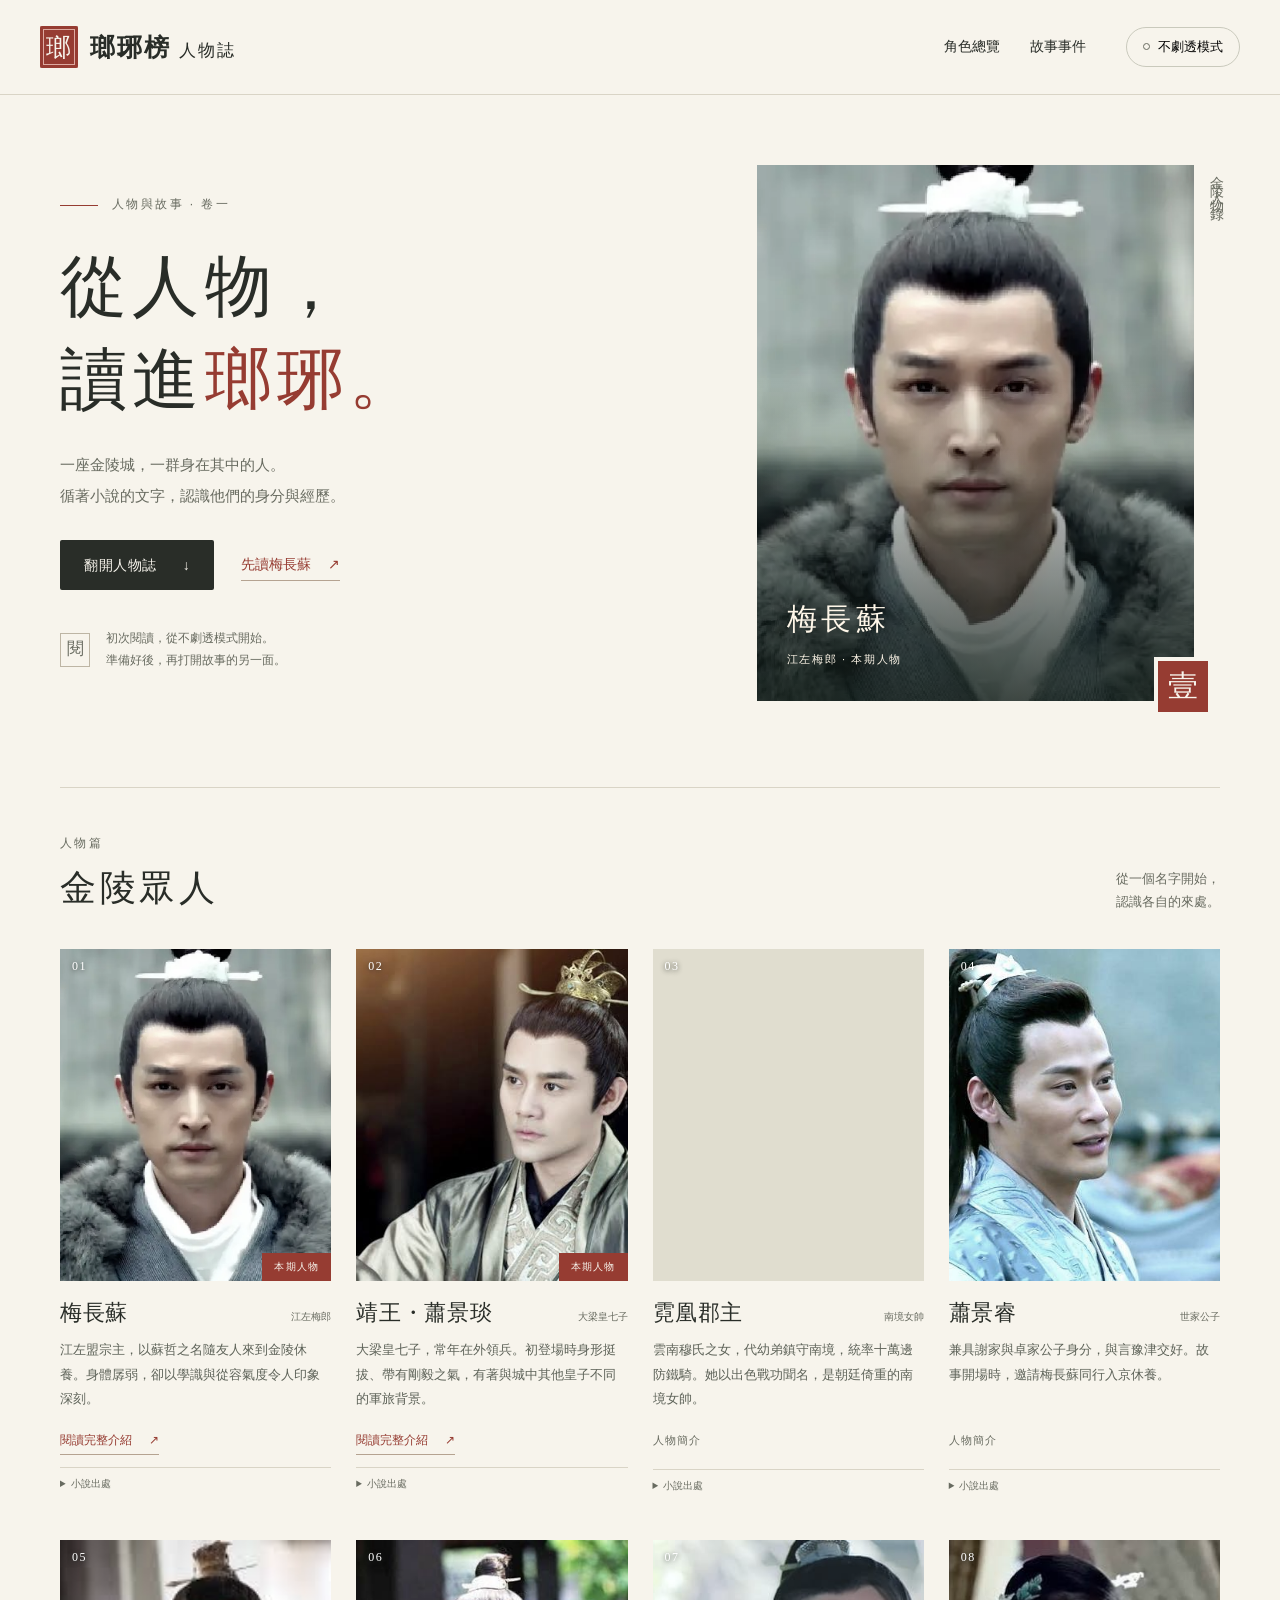
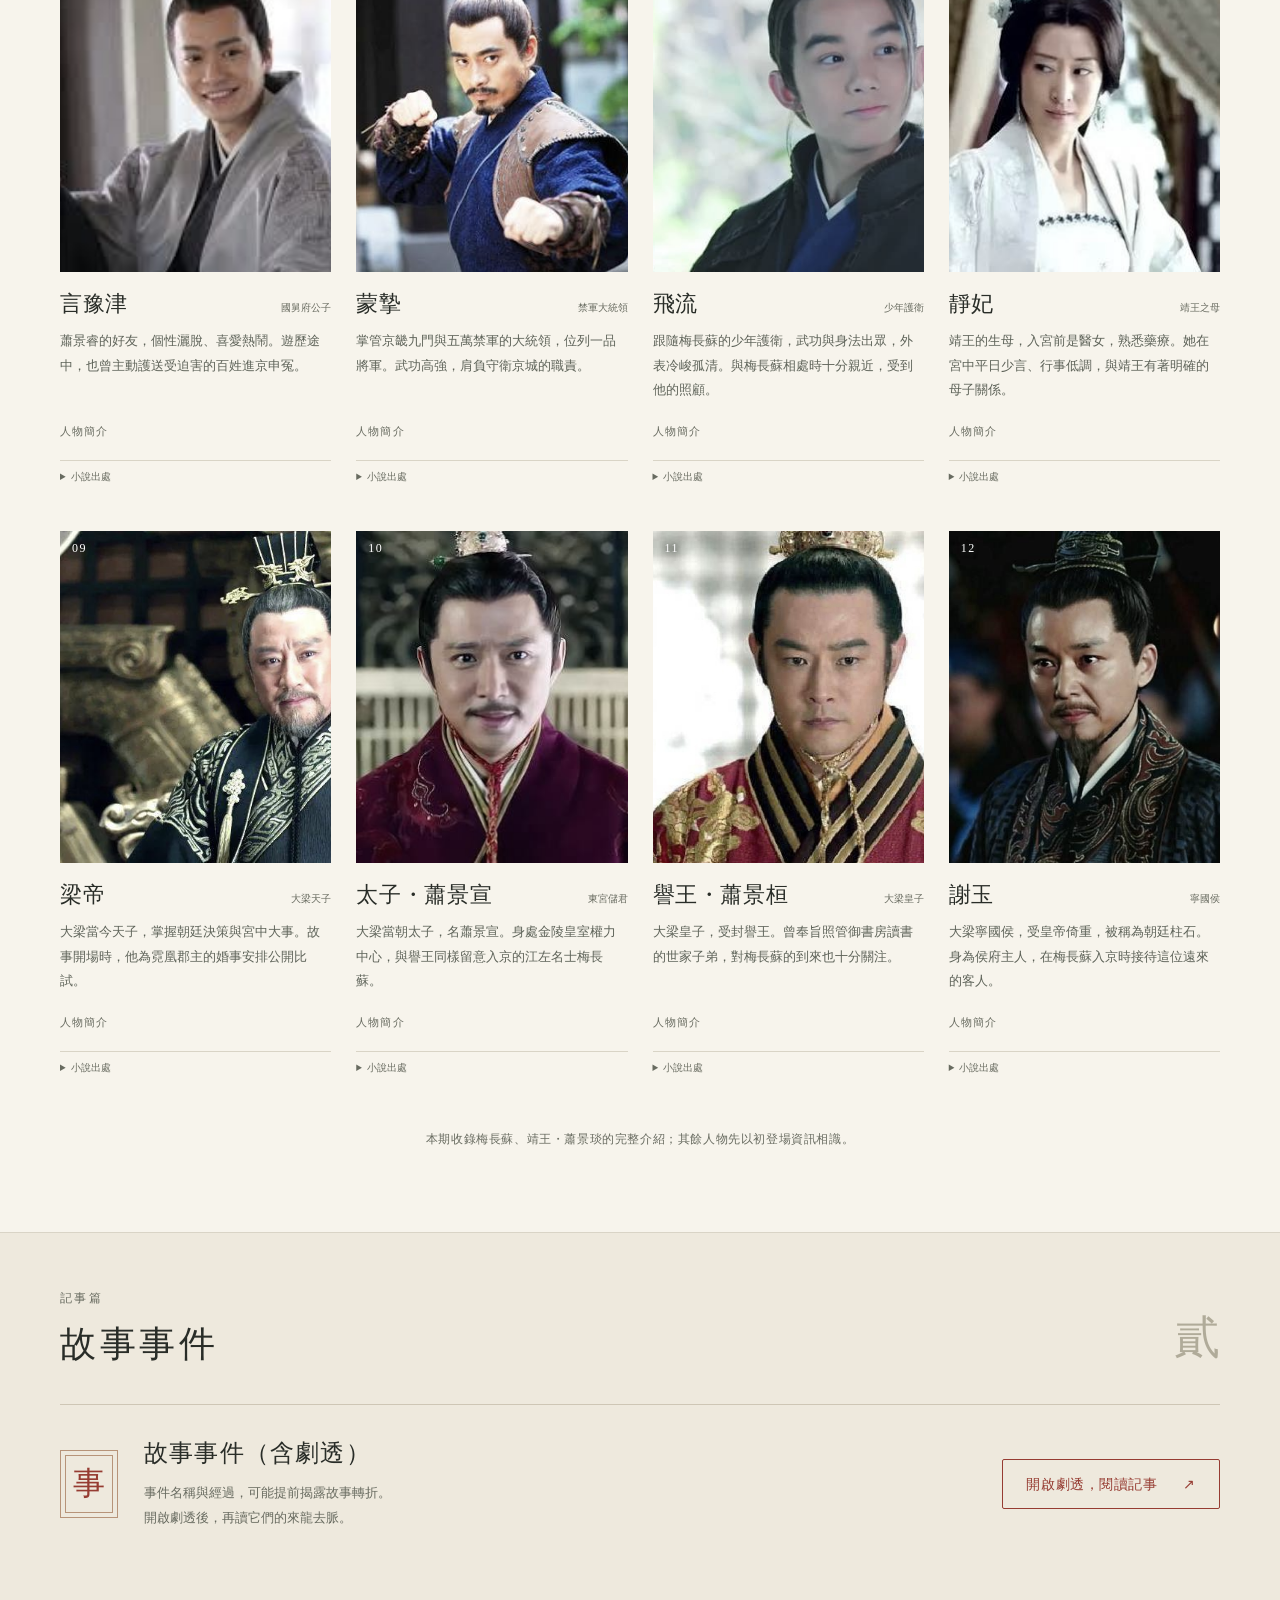
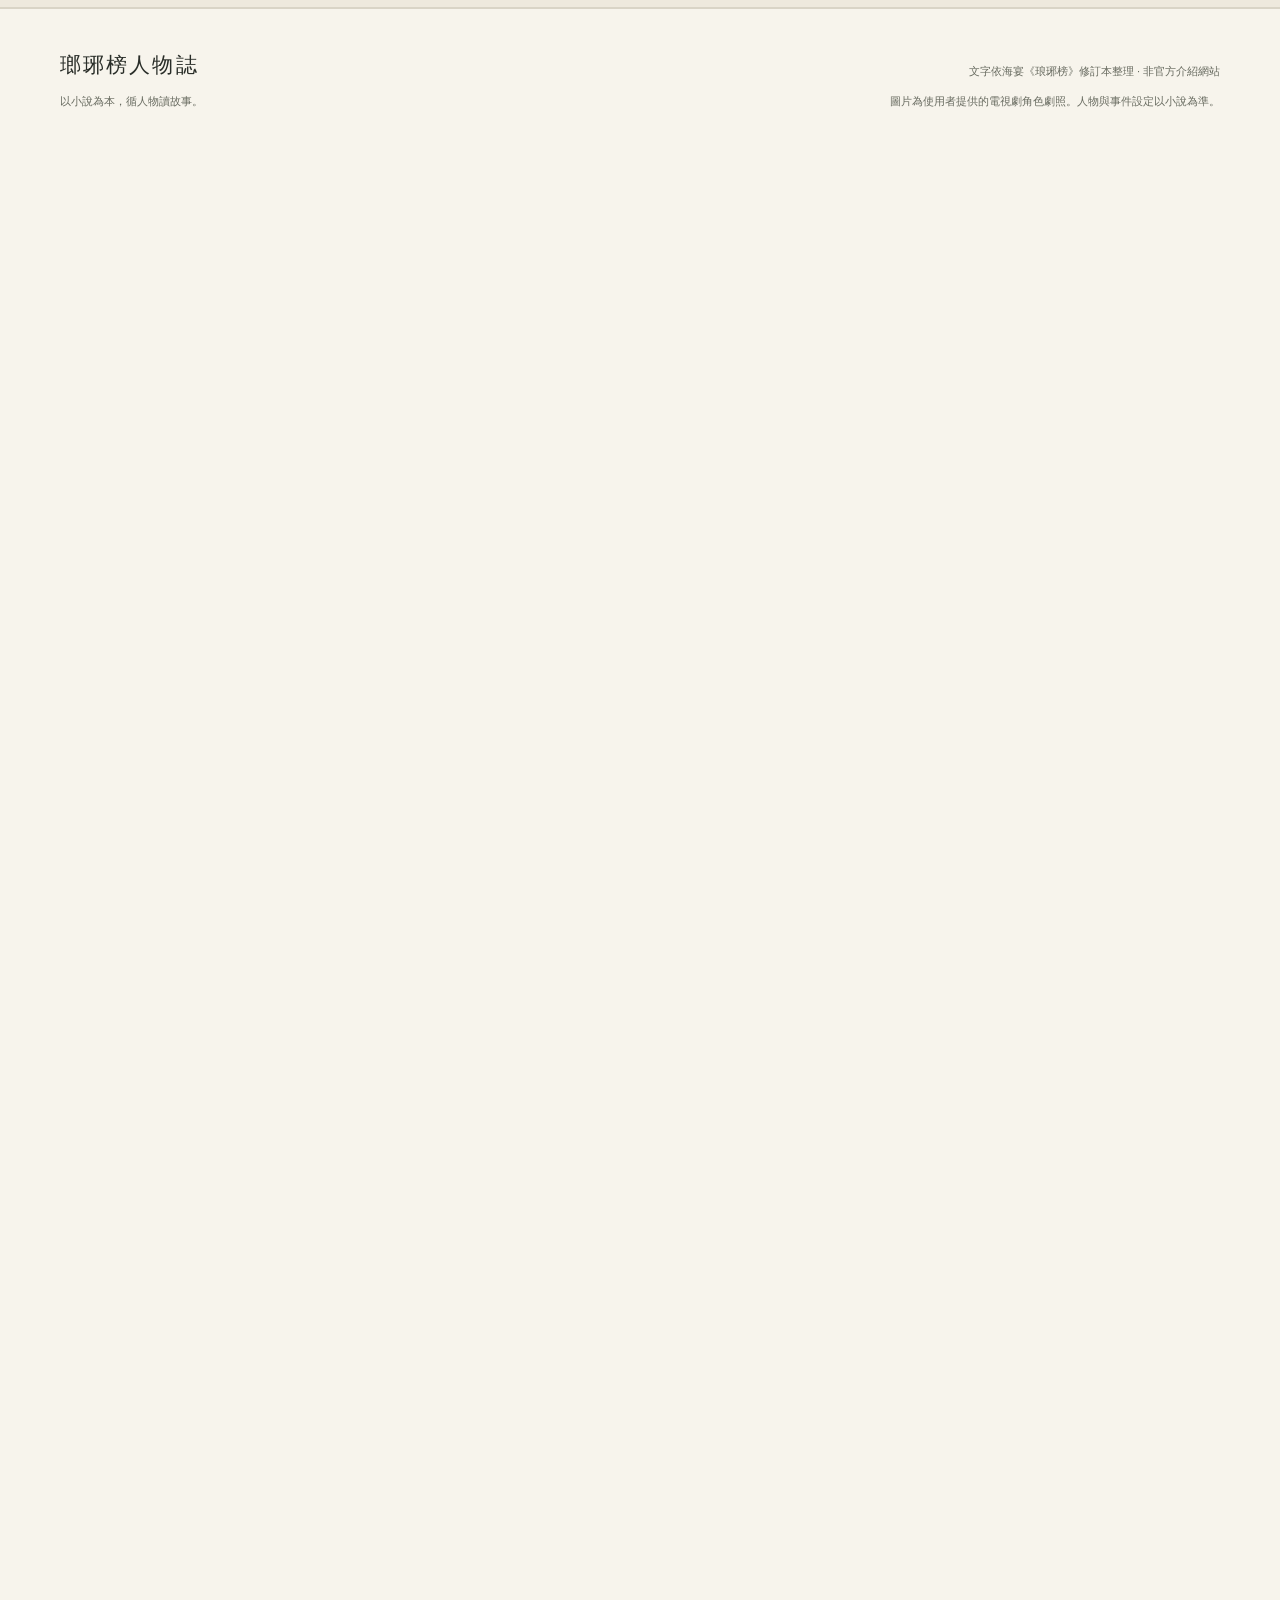
<file: index.html>
<!doctype html><html lang="zh-Hant"><head><meta charset="utf-8"><meta name="viewport" content="width=device-width,initial-scale=1"><meta http-equiv="refresh" content="0;url=site/index.html"><title>瑯琊榜人物誌</title></head><body><a href="site/index.html">進入瑯琊榜人物誌</a></body></html>
</file>
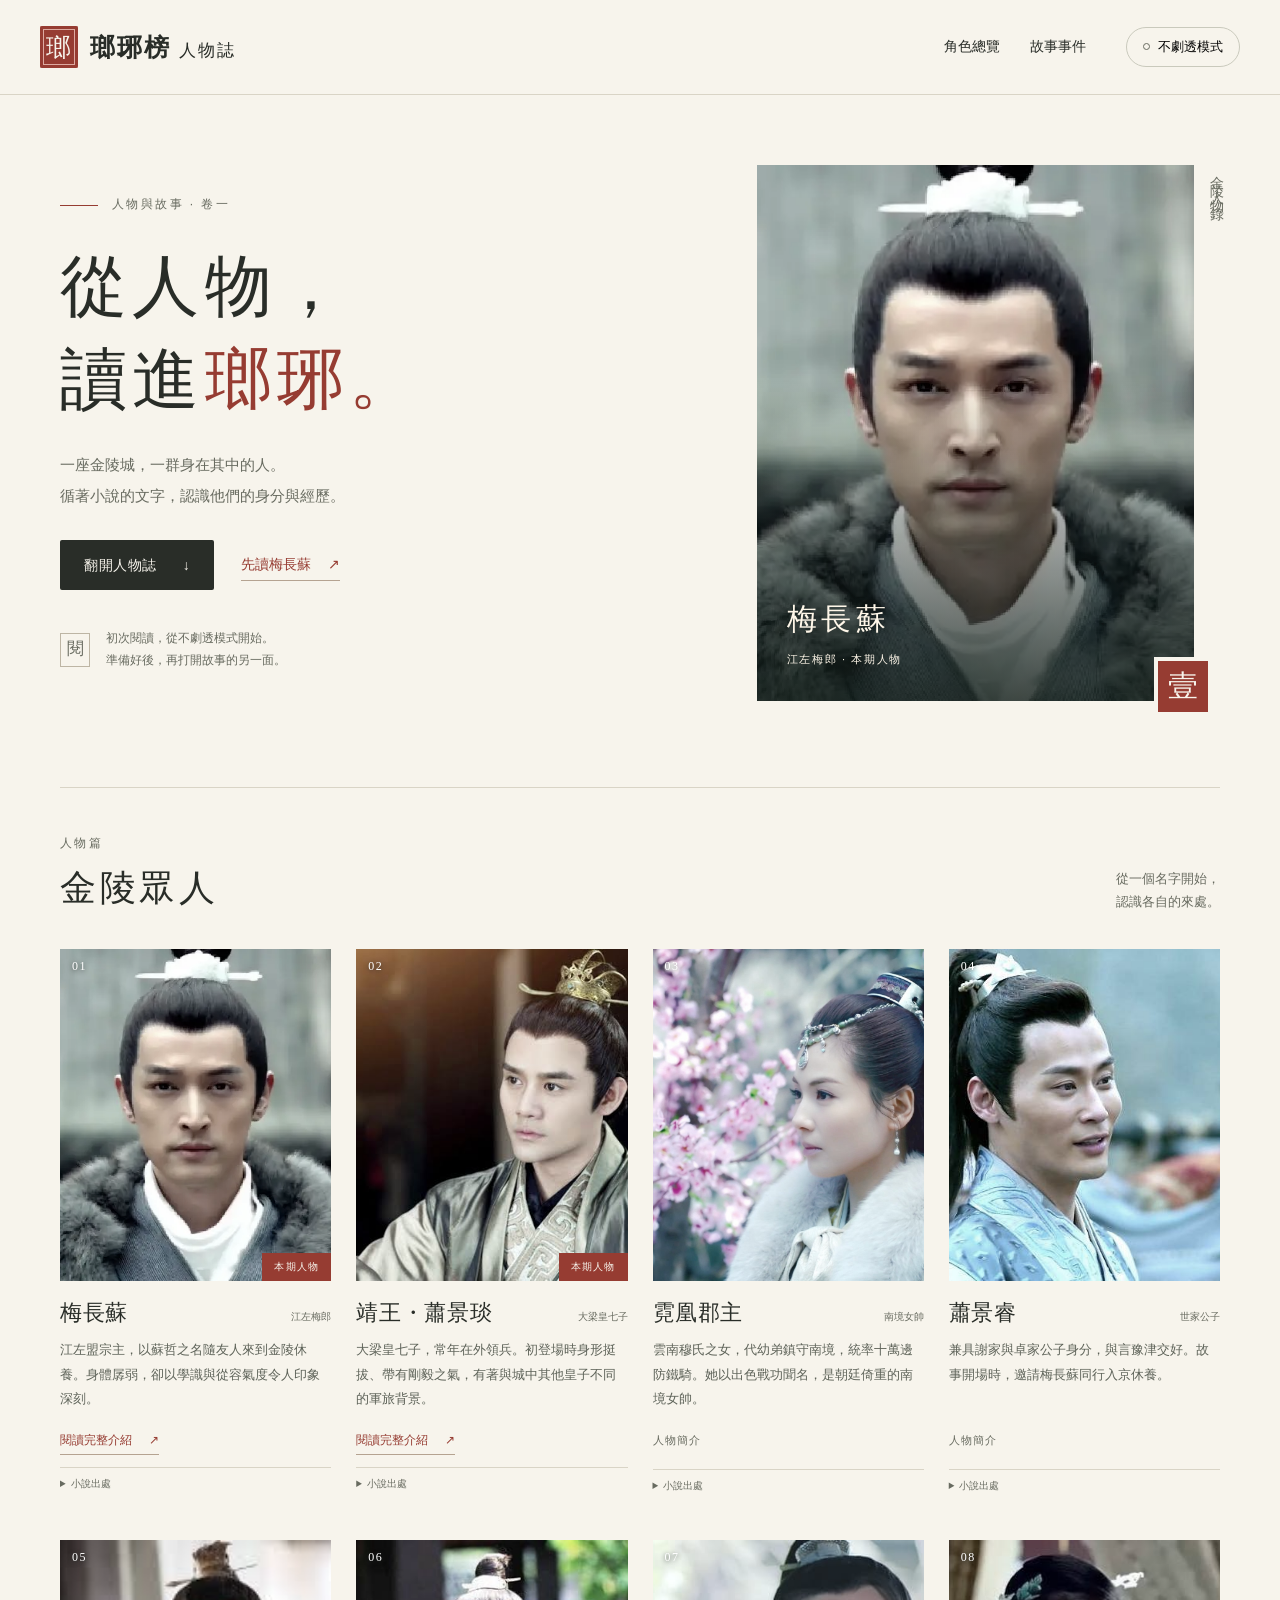
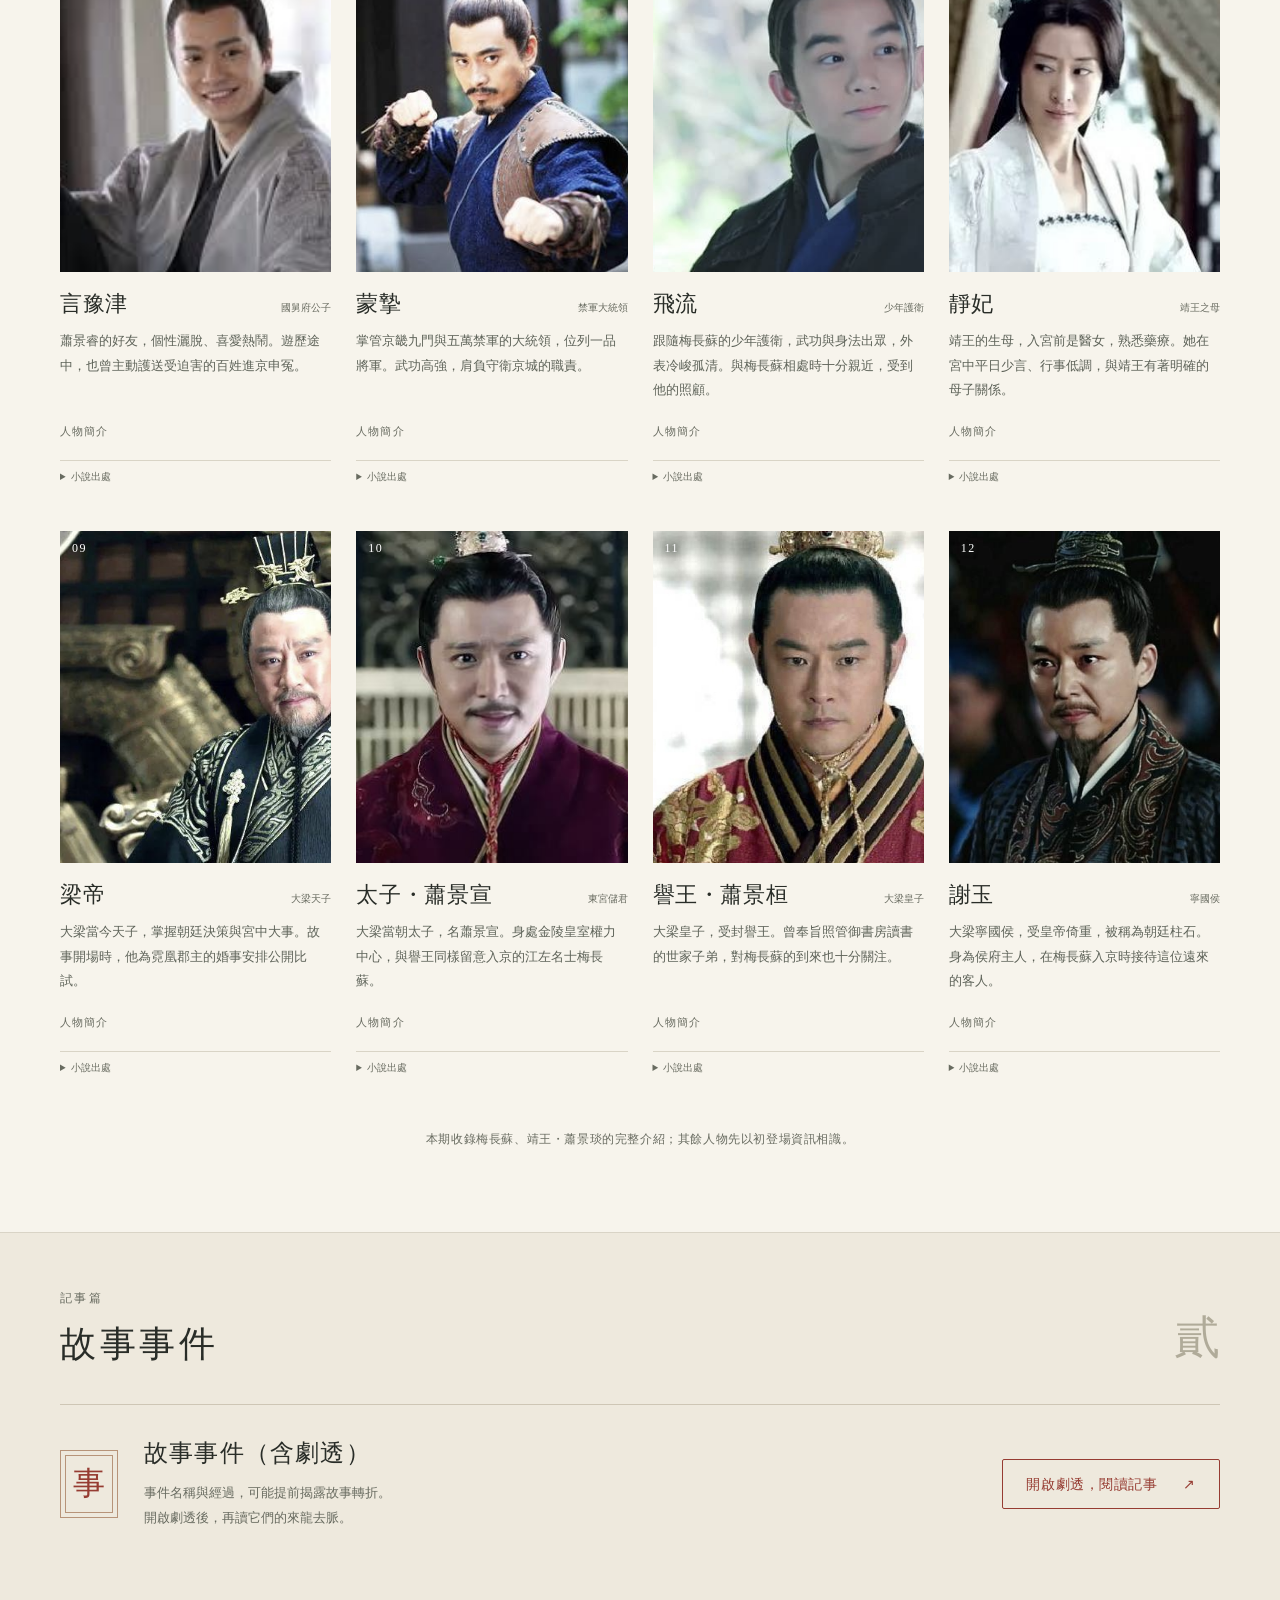
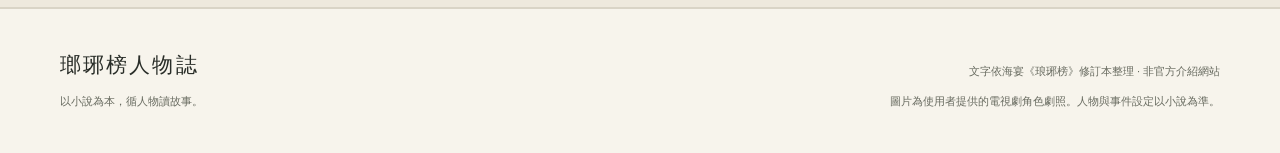
<file: site/index.html>
<!doctype html>
<html lang="zh-Hant-TW"><head><meta charset="utf-8"><meta name="viewport" content="width=device-width,initial-scale=1"><meta name="color-scheme" content="light"><meta name="description" content="以小說文字為起點，認識梅長蘇與金陵眾人，循著人物走進故事。"><title>瑯琊榜人物誌｜角色與故事事件</title><link rel="icon" href="assets/favicon.svg" type="image/svg+xml"><link rel="stylesheet" href="assets/styles.css"><script src="assets/app.js" defer></script></head>
<body data-page="home" data-spoiler-title=""><a class="skip-link" href="#main">跳至主要內容</a>
<header class="site-header"><div class="header-inner"><a class="brand" href="index.html" aria-label="瑯琊榜人物誌首頁"><span class="brand-seal" aria-hidden="true">瑯</span><span>瑯琊榜<span class="brand-small">人物誌</span></span></a><nav aria-label="主要導覽"><a href="index.html#characters">角色總覽</a><a href="index.html#events">故事事件</a></nav><button class="mode-toggle" type="button" data-global-mode hidden aria-pressed="false"><span class="mode-dot" aria-hidden="true"></span><span data-mode-label>不劇透模式</span></button></div></header>
<main id="main"><section class="home-hero wrap"><div class="hero-copy"><div class="eyebrow"><span class="fine-rule"></span>人物與故事 · 卷一</div><h1>從人物，<br>讀進<span>瑯琊。</span></h1><p class="hero-intro">一座金陵城，一群身在其中的人。<br>循著小說的文字，認識他們的身分與經歷。</p><div class="hero-actions"><a class="button primary" href="#characters">翻開人物誌 <span aria-hidden="true">↓</span></a><a class="text-link" href="characters/mei-changsu.html">先讀梅長蘇 <span aria-hidden="true">↗</span></a></div><div class="reading-note"><span class="note-mark" aria-hidden="true">閱</span><p>初次閱讀，從不劇透模式開始。<br>準備好後，再打開故事的另一面。</p></div></div><div class="hero-portrait"><figure><img src="assets/portraits/mei-changsu.webp" alt="梅長蘇的電視劇角色劇照" width="600" height="800" style="object-position:50% 35%" fetchpriority="high" decoding="async"><figcaption><span>梅長蘇</span><small>江左梅郎 · 本期人物</small></figcaption></figure><div class="portrait-edge" aria-hidden="true">金陵人物錄</div><span class="portrait-corner" aria-hidden="true">壹</span></div></section>
<section id="characters" class="characters-section wrap"><div class="section-heading"><div><span class="eyebrow">人物篇</span><h2>金陵眾人</h2></div><p>從一個名字開始，<br>認識各自的來處。</p></div><div class="character-grid"><article class="character-card"><div class="card-photo"><a href="characters/mei-changsu.html" aria-label="閱讀梅長蘇完整介紹"><img src="assets/portraits/mei-changsu.webp" alt="梅長蘇的電視劇角色劇照" width="600" height="800" style="object-position:50% 35%" loading="lazy" decoding="async"></a><span class="card-number" aria-hidden="true">01</span><span class="card-featured">本期人物</span></div><div class="card-heading"><h3><a href="characters/mei-changsu.html">梅長蘇</a></h3><span class="card-label">江左梅郎</span></div><p>江左盟宗主，以蘇哲之名隨友人來到金陵休養。身體孱弱，卻以學識與從容氣度令人印象深刻。</p><a class="text-link card-link" href="characters/mei-changsu.html">閱讀完整介紹 <span aria-hidden="true">↗</span></a><details class="card-source"><summary>小說出處</summary><p>第一章〈初臨帝京〉<br><span class="paragraph-ids">C001-P0012、C001-P0013、C001-P0049、C001-P0050、C001-P0051</span><br>第二章〈小顯崢嶸〉<br><span class="paragraph-ids">C002-P0082、C002-P0083、C002-P0084</span></p></details></article><article class="character-card"><div class="card-photo"><a href="characters/xiao-jingyan.html" aria-label="閱讀靖王・蕭景琰完整介紹"><img src="assets/portraits/xiao-jingyan.jpg" alt="靖王・蕭景琰的電視劇角色劇照" width="600" height="800" style="object-position:50% 20%" loading="lazy" decoding="async"></a><span class="card-number" aria-hidden="true">02</span><span class="card-featured">本期人物</span></div><div class="card-heading"><h3><a href="characters/xiao-jingyan.html">靖王・蕭景琰</a></h3><span class="card-label">大梁皇七子</span></div><p>大梁皇七子，常年在外領兵。初登場時身形挺拔、帶有剛毅之氣，有著與城中其他皇子不同的軍旅背景。</p><a class="text-link card-link" href="characters/xiao-jingyan.html">閱讀完整介紹 <span aria-hidden="true">↗</span></a><details class="card-source"><summary>小說出處</summary><p>第四章〈麒麟之才〉<br><span class="paragraph-ids">C004-P0175、C004-P0237</span></p></details></article><article class="character-card"><div class="card-photo"><img src="assets/portraits/nihuang.jpg" alt="霓凰郡主的電視劇角色劇照" width="600" height="800" style="object-position:50% 20%" loading="lazy" decoding="async"><span class="card-number" aria-hidden="true">03</span></div><div class="card-heading"><h3>霓凰郡主</h3><span class="card-label">南境女帥</span></div><p>雲南穆氏之女，代幼弟鎮守南境，統率十萬邊防鐵騎。她以出色戰功聞名，是朝廷倚重的南境女帥。</p><span class="card-basic">人物簡介</span><details class="card-source"><summary>小說出處</summary><p>第一章〈初臨帝京〉<br><span class="paragraph-ids">C001-P0100</span></p></details></article><article class="character-card"><div class="card-photo"><img src="assets/portraits/xiao-jingrui.jpeg" alt="蕭景睿的電視劇角色劇照" width="600" height="800" style="object-position:50% 20%" loading="lazy" decoding="async"><span class="card-number" aria-hidden="true">04</span></div><div class="card-heading"><h3>蕭景睿</h3><span class="card-label">世家公子</span></div><p>兼具謝家與卓家公子身分，與言豫津交好。故事開場時，邀請梅長蘇同行入京休養。</p><span class="card-basic">人物簡介</span><details class="card-source"><summary>小說出處</summary><p>第一章〈初臨帝京〉<br><span class="paragraph-ids">C001-P0037、C001-P0038、C001-P0039、C001-P0049、C001-P0067</span></p></details></article><article class="character-card"><div class="card-photo"><img src="assets/portraits/yan-yujin.jpg" alt="言豫津的電視劇角色劇照" width="600" height="800" style="object-position:50% 22%" loading="lazy" decoding="async"><span class="card-number" aria-hidden="true">05</span></div><div class="card-heading"><h3>言豫津</h3><span class="card-label">國舅府公子</span></div><p>蕭景睿的好友，個性灑脫、喜愛熱鬧。遊歷途中，也曾主動護送受迫害的百姓進京申冤。</p><span class="card-basic">人物簡介</span><details class="card-source"><summary>小說出處</summary><p>第一章〈初臨帝京〉<br><span class="paragraph-ids">C001-P0067、C001-P0068、C001-P0075</span></p></details></article><article class="character-card"><div class="card-photo"><img src="assets/portraits/meng-zhi.jpg" alt="蒙摯的電視劇角色劇照" width="600" height="800" style="object-position:50% 22%" loading="lazy" decoding="async"><span class="card-number" aria-hidden="true">06</span></div><div class="card-heading"><h3>蒙摯</h3><span class="card-label">禁軍大統領</span></div><p>掌管京畿九門與五萬禁軍的大統領，位列一品將軍。武功高強，肩負守衛京城的職責。</p><span class="card-basic">人物簡介</span><details class="card-source"><summary>小說出處</summary><p>第二章〈小顯崢嶸〉<br><span class="paragraph-ids">C002-P0064</span></p></details></article><article class="character-card"><div class="card-photo"><img src="assets/portraits/fei-liu.jpeg" alt="飛流的電視劇角色劇照" width="600" height="800" style="object-position:50% 20%" loading="lazy" decoding="async"><span class="card-number" aria-hidden="true">07</span></div><div class="card-heading"><h3>飛流</h3><span class="card-label">少年護衛</span></div><p>跟隨梅長蘇的少年護衛，武功與身法出眾，外表冷峻孤清。與梅長蘇相處時十分親近，受到他的照顧。</p><span class="card-basic">人物簡介</span><details class="card-source"><summary>小說出處</summary><p>第一章〈初臨帝京〉<br><span class="paragraph-ids">C001-P0058、C001-P0059、C001-P0060、C001-P0061</span></p></details></article><article class="character-card"><div class="card-photo"><img src="assets/portraits/jing-fei.jpg" alt="靜妃的電視劇角色劇照" width="600" height="800" style="object-position:50% 20%" loading="lazy" decoding="async"><span class="card-number" aria-hidden="true">08</span></div><div class="card-heading"><h3>靜妃</h3><span class="card-label">靖王之母</span></div><p>靖王的生母，入宮前是醫女，熟悉藥療。她在宮中平日少言、行事低調，與靖王有著明確的母子關係。</p><span class="card-basic">人物簡介</span><details class="card-source"><summary>小說出處</summary><p>第三十一章〈大楚來客〉<br><span class="paragraph-ids">C031-P0005、C031-P0014</span></p></details></article><article class="character-card"><div class="card-photo"><img src="assets/portraits/liang-di.jpg" alt="梁帝的電視劇角色劇照" width="600" height="800" style="object-position:50% 20%" loading="lazy" decoding="async"><span class="card-number" aria-hidden="true">09</span></div><div class="card-heading"><h3>梁帝</h3><span class="card-label">大梁天子</span></div><p>大梁當今天子，掌握朝廷決策與宮中大事。故事開場時，他為霓凰郡主的婚事安排公開比試。</p><span class="card-basic">人物簡介</span><details class="card-source"><summary>小說出處</summary><p>第一章〈初臨帝京〉<br><span class="paragraph-ids">C001-P0035、C001-P0036、C001-P0037、C001-P0038、C001-P0083</span></p></details></article><article class="character-card"><div class="card-photo"><img src="assets/portraits/xiao-jingxuan.jpg" alt="太子・蕭景宣的電視劇角色劇照" width="600" height="800" style="object-position:50% 20%" loading="lazy" decoding="async"><span class="card-number" aria-hidden="true">10</span></div><div class="card-heading"><h3>太子・蕭景宣</h3><span class="card-label">東宮儲君</span></div><p>大梁當朝太子，名蕭景宣。身處金陵皇室權力中心，與譽王同樣留意入京的江左名士梅長蘇。</p><span class="card-basic">人物簡介</span><details class="card-source"><summary>小說出處</summary><p>第四章〈麒麟之才〉<br><span class="paragraph-ids">C004-P0031、C004-P0034</span><br>第三章〈好逑之爭〉<br><span class="paragraph-ids">C003-P0110、C003-P0125</span></p></details></article><article class="character-card"><div class="card-photo"><img src="assets/portraits/xiao-jinghuan.jpg" alt="譽王・蕭景桓的電視劇角色劇照" width="600" height="800" style="object-position:50% 20%" loading="lazy" decoding="async"><span class="card-number" aria-hidden="true">11</span></div><div class="card-heading"><h3>譽王・蕭景桓</h3><span class="card-label">大梁皇子</span></div><p>大梁皇子，受封譽王。曾奉旨照管御書房讀書的世家子弟，對梅長蘇的到來也十分關注。</p><span class="card-basic">人物簡介</span><details class="card-source"><summary>小說出處</summary><p>第四章〈麒麟之才〉<br><span class="paragraph-ids">C004-P0031、C004-P0034</span><br>第三章〈好逑之爭〉<br><span class="paragraph-ids">C003-P0110、C003-P0125</span></p></details></article><article class="character-card"><div class="card-photo"><img src="assets/portraits/xie-yu.jpg" alt="謝玉的電視劇角色劇照" width="600" height="800" style="object-position:50% 20%" loading="lazy" decoding="async"><span class="card-number" aria-hidden="true">12</span></div><div class="card-heading"><h3>謝玉</h3><span class="card-label">寧國侯</span></div><p>大梁寧國侯，受皇帝倚重，被稱為朝廷柱石。身為侯府主人，在梅長蘇入京時接待這位遠來的客人。</p><span class="card-basic">人物簡介</span><details class="card-source"><summary>小說出處</summary><p>第一章〈初臨帝京〉<br><span class="paragraph-ids">C001-P0044、C001-P0045、C001-P0050、C001-P0051</span></p></details></article></div><p class="catalog-note">本期收錄梅長蘇、靖王・蕭景琰的完整介紹；其餘人物先以初登場資訊相識。</p></section>
<section id="events" class="events-section"><div class="wrap"><div class="section-heading"><div><span class="eyebrow">記事篇</span><h2>故事事件</h2></div><span class="section-index" aria-hidden="true">貳</span></div><div class="event-gate" data-safe-only><div class="gate-seal" aria-hidden="true">事</div><div><h3>故事事件（含劇透）</h3><p>事件名稱與經過，可能提前揭露故事轉折。<br>開啟劇透後，再讀它們的來龍去脈。</p></div><button class="button outline" data-set-mode="true" type="button" hidden>開啟劇透，閱讀記事 <span aria-hidden="true">↗</span></button></div><details class="spoiler-disclosure" data-spoiler-panel><summary>以下包含故事劇透，點此展開事件</summary><div class="event-list"><article class="event-card"><a class="event-photo" href="events/crown-prince-deposed.html" tabindex="-1" aria-hidden="true"><img src="assets/portraits/xiao-jingxuan.jpg" alt="太子・蕭景宣的電視劇角色劇照" width="600" height="800" style="object-position:50% 20%" loading="lazy"></a><div><span class="eyebrow">記事 01 · 含全書劇透</span><h3><a href="events/crown-prince-deposed.html">太子被廢</a></h3><p>從私炮坊案後的自省，到東宮封禁，再到年底正式廢黜。蕭景宣退出儲位，朝中的競逐也隨之改變。</p><a class="text-link" href="events/crown-prince-deposed.html">閱讀事件 <span aria-hidden="true">↗</span></a></div></article></div></details><noscript><p class="source-hint">目前未執行互動功能；可用上方展開項目選擇閱讀劇透內容。</p></noscript></div></section></main>
<footer class="site-footer"><div><a class="footer-brand" href="index.html">瑯琊榜人物誌</a><p>以小說為本，循人物讀故事。</p></div><div class="footer-note"><p>文字依海宴《琅琊榜》修訂本整理 · 非官方介紹網站</p><p>圖片為使用者提供的電視劇角色劇照。人物與事件設定以小說為準。</p></div></footer><span class="sr-only" data-mode-status aria-live="polite" role="status"></span></body></html>
</file>
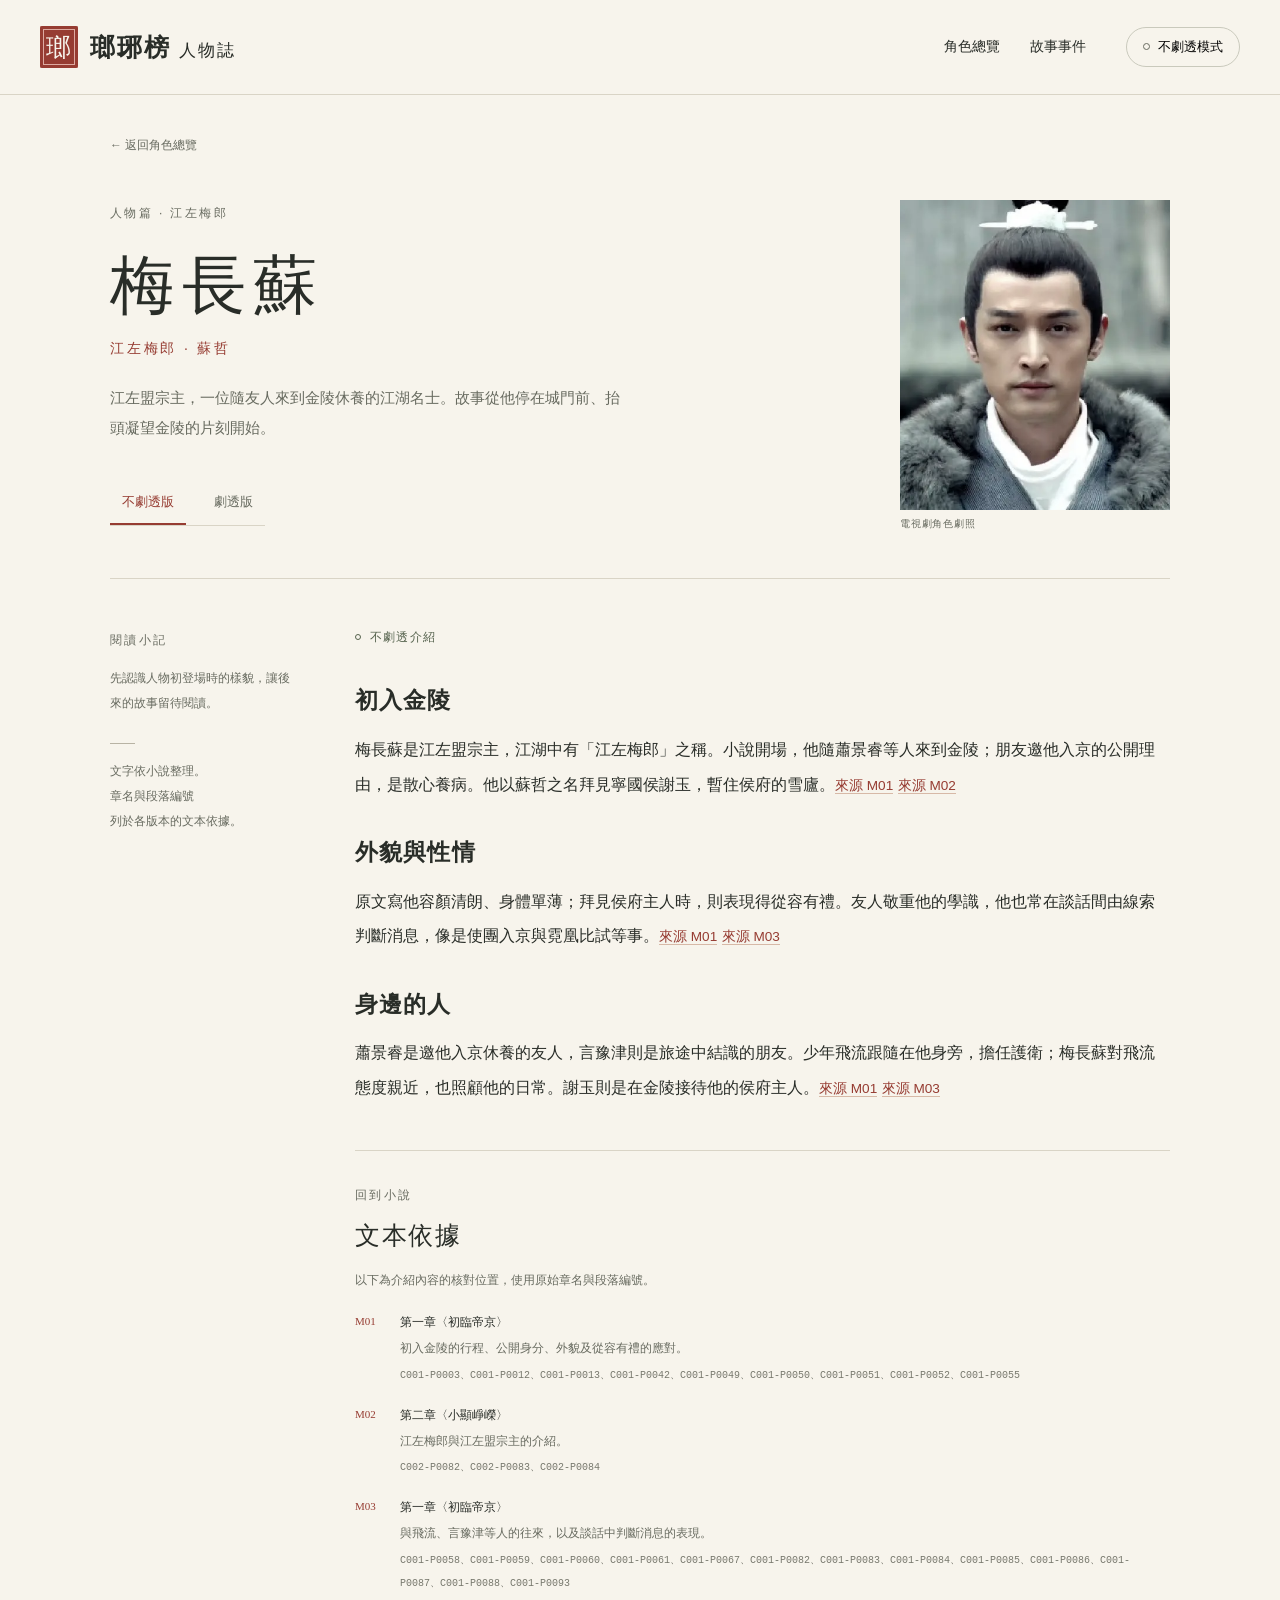
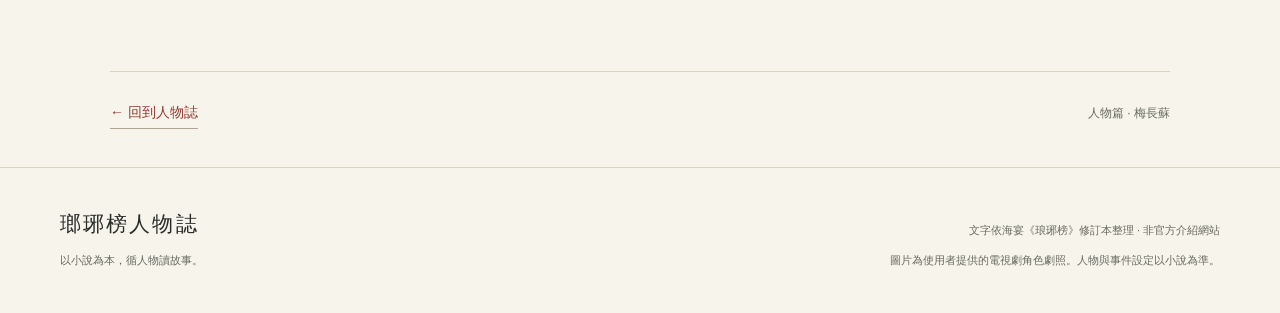
<file: site/characters/mei-changsu.html>
<!doctype html>
<html lang="zh-Hant-TW"><head><meta charset="utf-8"><meta name="viewport" content="width=device-width,initial-scale=1"><meta name="color-scheme" content="light"><meta name="description" content="江左盟宗主，一位隨友人來到金陵休養的江湖名士。故事從他停在城門前、抬頭凝望金陵的片刻開始。"><title>梅長蘇｜瑯琊榜人物誌</title><link rel="icon" href="../assets/favicon.svg" type="image/svg+xml"><link rel="stylesheet" href="../assets/styles.css"><script src="../assets/app.js" defer></script></head>
<body data-page="character" data-spoiler-title="梅長蘇｜瑯琊榜人物誌"><a class="skip-link" href="#main">跳至主要內容</a>
<header class="site-header"><div class="header-inner"><a class="brand" href="../index.html" aria-label="瑯琊榜人物誌首頁"><span class="brand-seal" aria-hidden="true">瑯</span><span>瑯琊榜<span class="brand-small">人物誌</span></span></a><nav aria-label="主要導覽"><a href="../index.html#characters">角色總覽</a><a href="../index.html#events">故事事件</a></nav><button class="mode-toggle" type="button" data-global-mode hidden aria-pressed="false"><span class="mode-dot" aria-hidden="true"></span><span data-mode-label>不劇透模式</span></button></div></header>
<main id="main"><div class="wrap article-wrap"><a class="back-link" href="../index.html#characters">← 返回角色總覽</a><section class="profile-hero"><div><span class="eyebrow">人物篇 · 江左梅郎</span><h1>梅長蘇</h1><p class="profile-subtitle">江左梅郎 · 蘇哲</p><p class="profile-summary">江左盟宗主，一位隨友人來到金陵休養的江湖名士。故事從他停在城門前、抬頭凝望金陵的片刻開始。</p><div class="mode-tabs" aria-label="選擇閱讀版本"><button type="button" data-set-mode="false" hidden>不劇透版</button><button type="button" data-set-mode="true" hidden>劇透版</button></div></div><figure class="profile-photo"><img src="../assets/portraits/mei-changsu.webp" alt="梅長蘇的電視劇角色劇照" width="600" height="800" style="object-position:50% 35%" fetchpriority="high"><figcaption>電視劇角色劇照</figcaption></figure></section><div class="article-layout"><aside class="reading-aside"><span class="eyebrow">閱讀小記</span><p data-safe-only>先認識人物初登場時的樣貌，讓後來的故事留待閱讀。</p><details class="spoiler-disclosure" data-spoiler-panel><summary>劇透說明</summary><p>此版包含完整身分、重要經歷與結局。</p></details><span class="aside-rule"></span><p>文字依小說整理。<br>章名與段落編號<br>列於各版本的文本依據。</p></aside><div class="article-column"><section class="prose" data-safe-only><div class="reading-label"><span></span>不劇透介紹</div><h3>初入金陵</h3>
<p>梅長蘇是江左盟宗主，江湖中有「江左梅郎」之稱。小說開場，他隨蕭景睿等人來到金陵；朋友邀他入京的公開理由，是散心養病。他以蘇哲之名拜見寧國侯謝玉，暫住侯府的雪廬。<a href="#source-M01">來源 M01</a> <a href="#source-M02">來源 M02</a></p>
<h3>外貌與性情</h3>
<p>原文寫他容顏清朗、身體單薄；拜見侯府主人時，則表現得從容有禮。友人敬重他的學識，他也常在談話間由線索判斷消息，像是使團入京與霓凰比試等事。<a href="#source-M01">來源 M01</a> <a href="#source-M03">來源 M03</a></p>
<h3>身邊的人</h3>
<p>蕭景睿是邀他入京休養的友人，言豫津則是旅途中結識的朋友。少年飛流跟隨在他身旁，擔任護衛；梅長蘇對飛流態度親近，也照顧他的日常。謝玉則是在金陵接待他的侯府主人。<a href="#source-M01">來源 M01</a> <a href="#source-M03">來源 M03</a></p>
<section class="sources" aria-label="文本依據"><span class="eyebrow">回到小說</span><h2>文本依據</h2><p class="source-hint">以下為介紹內容的核對位置，使用原始章名與段落編號。</p><ol><li id="source-M01"><span class="source-id">M01</span><div><strong>第一章〈初臨帝京〉</strong><p>初入金陵的行程、公開身分、外貌及從容有禮的應對。</p><span class="paragraph-ids">C001-P0003、C001-P0012、C001-P0013、C001-P0042、C001-P0049、C001-P0050、C001-P0051、C001-P0052、C001-P0055</span></div></li><li id="source-M02"><span class="source-id">M02</span><div><strong>第二章〈小顯崢嶸〉</strong><p>江左梅郎與江左盟宗主的介紹。</p><span class="paragraph-ids">C002-P0082、C002-P0083、C002-P0084</span></div></li><li id="source-M03"><span class="source-id">M03</span><div><strong>第一章〈初臨帝京〉</strong><p>與飛流、言豫津等人的往來，以及談話中判斷消息的表現。</p><span class="paragraph-ids">C001-P0058、C001-P0059、C001-P0060、C001-P0061、C001-P0067、C001-P0082、C001-P0083、C001-P0084、C001-P0085、C001-P0086、C001-P0087、C001-P0088、C001-P0093</span></div></li></ol></section></section><details class="spoiler-disclosure" data-spoiler-panel><summary>以下包含完整身分與結局，點此展開劇透版</summary><div class="prose"><div class="reading-label is-spoiler"><span></span>劇透介紹 · 涵蓋全書</div><h3>梅長蘇，也是林殊</h3>
<p>梅長蘇的真實身分是林殊。第三十章中，他親口提到靖王若知道「我就是林殊」，便會改變行事的優先順序。後文也明述林殊是赤焰元帥林燮與晉陽長公主的獨子，曾任赤羽營主將。這些後來明示的身分，與前期蘇哲之名下的公開介紹有所不同。<a href="#source-M04">來源 M04</a> <a href="#source-M05">來源 M05</a></p>
<h3>選擇靖王</h3>
<p>入京後，梅長蘇在與靖王的交談中，明確表示要選擇輔助他。靖王並非當時最受看好的皇子，但梅長蘇仍向他提出合作。這是小說直接呈現的選擇，也使兩人在此後的朝局中逐漸有了更密切的往來。<a href="#source-M06">來源 M06</a></p>
<h3>身體的改變與赤焰舊案</h3>
<p>小說以火寒毒說明林殊身體與容貌的變化。藺晨指出，徹底拔毒會改變容貌、損及內息，並留下多病與寒疾。梅長蘇向蒙摯說明，自己必須保有正常容貌與聲音，也因此接受了當年的拔毒之苦。這些是小說中的虛構毒症設定。<a href="#source-M07">來源 M07</a></p>
<p>重審赤焰案是他的重要目標。他向蒙摯說明，必須在當今皇帝仍在位時完成重審，並準備運用蒞陽長公主手中的筆供。到了壽宴，蒞陽長公主代夫供罪，指出謝玉與夏江誣陷赤焰軍的經過。案件隨後正式重審，最終下旨昭雪祁王、林燮及相關官員的大逆罪名。<a href="#source-M07">來源 M07</a> <a href="#source-M08">來源 M08</a> <a href="#source-M09">來源 M09</a></p>
<h3>再赴北境</h3>
<p>赤焰案昭雪後，梅長蘇選擇隨軍北征。藺晨告知冰續丹可以激發體力，但三月期限過後便無法挽回生命；梅長蘇仍接受這項代價。最終，他被任命為持符監軍，隨蒙摯出征，藺晨也與他同行。<a href="#source-M10">來源 M10</a></p>
<p>尾聲寫到北境戰事告捷，蕭景琰抄寫亡者名冊，寫至最後一個名字時伏案痛哭。小說以先前的三月期限與此處的哀悼收束梅長蘇的結局，沒有直接描寫他的死亡現場。<a href="#source-M10">來源 M10</a> <a href="#source-M11">來源 M11</a></p>
<section class="related"><span class="eyebrow">故事裡的相逢</span><h2>相關人物</h2><div class="related-list"><a href="../characters/xiao-jingyan.html">靖王・蕭景琰 <span aria-hidden="true">↗</span></a><span>蒙摯</span><span>飛流</span><span>蕭景睿</span><span>言豫津</span></div></section><section class="sources" aria-label="劇透版文本依據"><span class="eyebrow">回到小說</span><h2>劇透版文本依據</h2><p class="source-hint">以下為介紹內容的核對位置，使用原始章名與段落編號。</p><ol><li id="source-M04"><span class="source-id">M04</span><div><strong>第三十章〈密室初啟〉</strong><p>梅長蘇親口明示自己就是林殊。</p><span class="paragraph-ids">C030-P0018</span></div></li><li id="source-M05"><span class="source-id">M05</span><div><strong>第四十五章〈寒風滿樓〉</strong><p>林殊的父母與赤羽營主將身分。</p><span class="paragraph-ids">C045-P0076</span></div></li><li id="source-M06"><span class="source-id">M06</span><div><strong>第四章〈麒麟之才〉</strong><p>梅長蘇明確選擇輔助靖王。</p><span class="paragraph-ids">C004-P0235、C004-P0236、C004-P0237</span></div></li><li id="source-M07"><span class="source-id">M07</span><div><strong>第六十章〈火寒奇毒〉</strong><p>小說的火寒毒設定、拔毒代價，以及在當今皇帝在位時重審赤焰案的計畫。</p><span class="paragraph-ids">C060-P0002、C060-P0004、C060-P0044、C060-P0050、C060-P0051、C060-P0052、C060-P0060</span></div></li><li id="source-M08"><span class="source-id">M08</span><div><strong>第六十七章〈金階狂瀾〉</strong><p>蒞陽長公主在壽宴上代夫供罪。</p><span class="paragraph-ids">C067-P0080、C067-P0081、C067-P0082、C067-P0083、C067-P0084、C067-P0085</span></div></li><li id="source-M09"><span class="source-id">M09</span><div><strong>第六十八章〈血色清白〉</strong><p>重審赤焰案及最終下旨昭雪。</p><span class="paragraph-ids">C068-P0095、C068-P0096、C068-P0097、C068-P0098</span></div></li><li id="source-M10"><span class="source-id">M10</span><div><strong>最終章〈情意千秋〉</strong><p>冰續丹的期限，以及梅長蘇任持符監軍隨蒙摯出征。</p><span class="paragraph-ids">C069-P0115、C069-P0125、C069-P0132、C069-P0133、C069-P0136、C069-P0144、C069-P0145、C069-P0146、C069-P0147、C069-P0148、C069-P0149</span></div></li><li id="source-M11"><span class="source-id">M11</span><div><strong>尾聲〈風起〉</strong><p>北境告捷，蕭景琰抄寫亡者名冊後痛哭；原文未直接描寫梅長蘇死亡現場。</p><span class="paragraph-ids">C070-P0001、C070-P0002、C070-P0003</span></div></li></ol></section></div></details><noscript><p class="source-hint">未執行互動功能時，可手動展開上方的劇透介紹。</p></noscript></div></div><div class="article-bottom"><a class="text-link" href="../index.html#characters">← 回到人物誌</a><span>人物篇 · 梅長蘇</span></div></div></main>
<footer class="site-footer"><div><a class="footer-brand" href="../index.html">瑯琊榜人物誌</a><p>以小說為本，循人物讀故事。</p></div><div class="footer-note"><p>文字依海宴《琅琊榜》修訂本整理 · 非官方介紹網站</p><p>圖片為使用者提供的電視劇角色劇照。人物與事件設定以小說為準。</p></div></footer><span class="sr-only" data-mode-status aria-live="polite" role="status"></span></body></html>
</file>
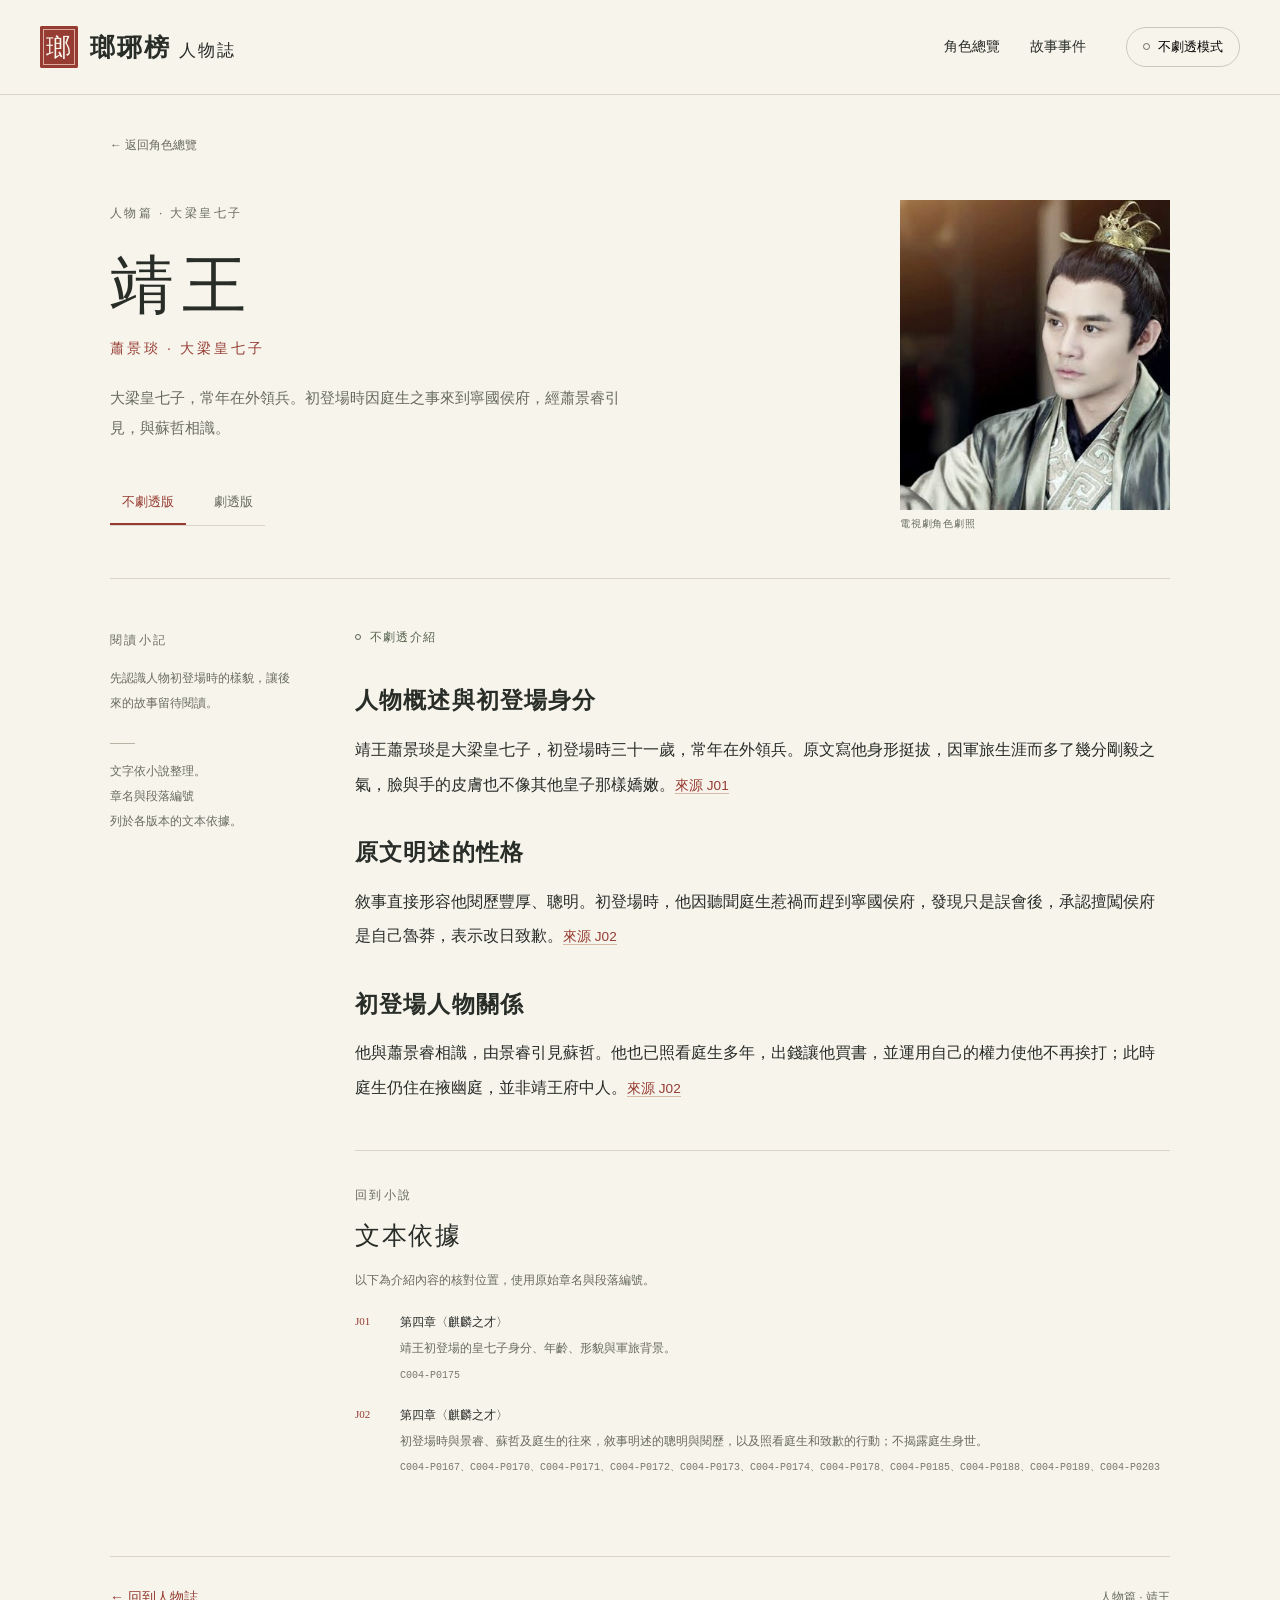
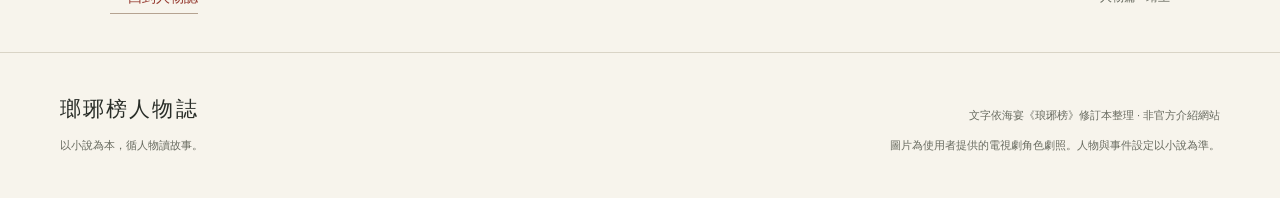
<file: site/characters/xiao-jingyan.html>
<!doctype html>
<html lang="zh-Hant-TW"><head><meta charset="utf-8"><meta name="viewport" content="width=device-width,initial-scale=1"><meta name="color-scheme" content="light"><meta name="description" content="大梁皇七子，常年在外領兵。初登場時因庭生之事來到寧國侯府，經蕭景睿引見，與蘇哲相識。"><title>靖王｜瑯琊榜人物誌</title><link rel="icon" href="../assets/favicon.svg" type="image/svg+xml"><link rel="stylesheet" href="../assets/styles.css"><script src="../assets/app.js" defer></script></head>
<body data-page="character" data-spoiler-title="靖王｜瑯琊榜人物誌"><a class="skip-link" href="#main">跳至主要內容</a>
<header class="site-header"><div class="header-inner"><a class="brand" href="../index.html" aria-label="瑯琊榜人物誌首頁"><span class="brand-seal" aria-hidden="true">瑯</span><span>瑯琊榜<span class="brand-small">人物誌</span></span></a><nav aria-label="主要導覽"><a href="../index.html#characters">角色總覽</a><a href="../index.html#events">故事事件</a></nav><button class="mode-toggle" type="button" data-global-mode hidden aria-pressed="false"><span class="mode-dot" aria-hidden="true"></span><span data-mode-label>不劇透模式</span></button></div></header>
<main id="main"><div class="wrap article-wrap"><a class="back-link" href="../index.html#characters">← 返回角色總覽</a><section class="profile-hero"><div><span class="eyebrow">人物篇 · 大梁皇七子</span><h1>靖王</h1><p class="profile-subtitle">蕭景琰 · 大梁皇七子</p><p class="profile-summary">大梁皇七子，常年在外領兵。初登場時因庭生之事來到寧國侯府，經蕭景睿引見，與蘇哲相識。</p><div class="mode-tabs" aria-label="選擇閱讀版本"><button type="button" data-set-mode="false" hidden>不劇透版</button><button type="button" data-set-mode="true" hidden>劇透版</button></div></div><figure class="profile-photo"><img src="../assets/portraits/xiao-jingyan.jpg" alt="靖王・蕭景琰的電視劇角色劇照" width="600" height="800" style="object-position:50% 20%" fetchpriority="high"><figcaption>電視劇角色劇照</figcaption></figure></section><div class="article-layout"><aside class="reading-aside"><span class="eyebrow">閱讀小記</span><p data-safe-only>先認識人物初登場時的樣貌，讓後來的故事留待閱讀。</p><details class="spoiler-disclosure" data-spoiler-panel><summary>劇透說明</summary><p>此版包含完整身分、重要經歷與結局。</p></details><span class="aside-rule"></span><p>文字依小說整理。<br>章名與段落編號<br>列於各版本的文本依據。</p></aside><div class="article-column"><section class="prose" data-safe-only><div class="reading-label"><span></span>不劇透介紹</div><h3>人物概述與初登場身分</h3>
<p>靖王蕭景琰是大梁皇七子，初登場時三十一歲，常年在外領兵。原文寫他身形挺拔，因軍旅生涯而多了幾分剛毅之氣，臉與手的皮膚也不像其他皇子那樣嬌嫩。<a href="#source-J01">來源 J01</a></p>
<h3>原文明述的性格</h3>
<p>敘事直接形容他閱歷豐厚、聰明。初登場時，他因聽聞庭生惹禍而趕到寧國侯府，發現只是誤會後，承認擅闖侯府是自己魯莽，表示改日致歉。<a href="#source-J02">來源 J02</a></p>
<h3>初登場人物關係</h3>
<p>他與蕭景睿相識，由景睿引見蘇哲。他也已照看庭生多年，出錢讓他買書，並運用自己的權力使他不再挨打；此時庭生仍住在掖幽庭，並非靖王府中人。<a href="#source-J02">來源 J02</a></p>
<section class="sources" aria-label="文本依據"><span class="eyebrow">回到小說</span><h2>文本依據</h2><p class="source-hint">以下為介紹內容的核對位置，使用原始章名與段落編號。</p><ol><li id="source-J01"><span class="source-id">J01</span><div><strong>第四章〈麒麟之才〉</strong><p>靖王初登場的皇七子身分、年齡、形貌與軍旅背景。</p><span class="paragraph-ids">C004-P0175</span></div></li><li id="source-J02"><span class="source-id">J02</span><div><strong>第四章〈麒麟之才〉</strong><p>初登場時與景睿、蘇哲及庭生的往來，敘事明述的聰明與閱歷，以及照看庭生和致歉的行動；不揭露庭生身世。</p><span class="paragraph-ids">C004-P0167、C004-P0170、C004-P0171、C004-P0172、C004-P0173、C004-P0174、C004-P0178、C004-P0185、C004-P0188、C004-P0189、C004-P0203</span></div></li></ol></section></section><details class="spoiler-disclosure" data-spoiler-panel><summary>以下包含完整身分與結局，點此展開劇透版</summary><div class="prose"><div class="reading-label is-spoiler"><span></span>劇透介紹 · 涵蓋全書</div><h3>故交與庭生的身世</h3>
<p>靖王與赤焰少帥林殊是知交好友。他初登場時照看的庭生，則是他最敬重的皇長兄留下的兒子；讓庭生離開掖幽庭，是他一直未能完成的心願。<a href="#source-J03">來源 J03</a> <a href="#source-J07">來源 J07</a></p>
<h3>接受梅長蘇輔助</h3>
<p>梅長蘇提出選擇輔助他時，靖王自言生母位低、自己尚未封親王，也缺少朝中人脈。他對梅長蘇的算計並不喜歡，但最終同意配合，阻止太子與譽王取得帝位。<a href="#source-J03">來源 J03</a></p>
<p>之後，他奉命與沈追辦理賑災，接納梅長蘇所提建議，與沈追商議後上奏。奏議實施後，敘事明述災民得益、災區局面穩定，靖王的治政能力也逐漸獲得認可。年底太子被廢，他同時增加兩顆王珠，與譽王同為七珠親王。<a href="#source-J04">來源 J04</a></p>
<h3>救駕、冊立與監國</h3>
<p>譽王叛亂危及九安山獵宮時，靖王奉旨調動紀城軍回援。平叛後，他立即繳還兵符，並協助處理傷亡與善後。梁帝詢問他想要何種封賞，他先請賞賜將士。六月十六，蕭景琰正式受冊為太子；翌日梁帝因病免朝，政事先入東宮，由太子監國。<a href="#source-J05">來源 J05</a> <a href="#source-J06">來源 J06</a></p>
<h3>得知故人身分與重審舊案</h3>
<p>成為太子後，他得知梅長蘇就是林殊，卻沒有到蘇宅當面追問，而是返回東宮，向蒙摯與母親詢問。母親說明林殊容貌改變與火寒毒有關後，他表示以後的事由自己來做，讓好友專心治病，也希望早日讓林殊看到汙名洗雪。<a href="#source-J07">來源 J07</a></p>
<p>壽宴上，蒞陽長公主供出謝玉與夏江陷害赤焰軍的經過，景琰與群臣一同請求重審。梁帝允准後，紀王、言闕與葉士禎受命主審。景琰接走聶鋒、聶鐸與衛崢，安排人證及恢復身分的事宜；十月初四，他率主審官入宮，兩日後正式頒下昭雪旨意。<a href="#source-J08">來源 J08</a> <a href="#source-J09">來源 J09</a></p>
<h3>尾聲的哀悼與登基</h3>
<p>北境戰事告捷後，他在東宮親抄亡者名冊，寫到最後一個名字時伏案痛哭。元佑七年秋，太子妃產子，三日後梁帝駕崩。景琰守滿一月孝期後正式登基，奉生母靜貴妃為太后，立柳氏為后；庭生也被他收為義子，安排師長教導。<a href="#source-J10">來源 J10</a></p>
<section class="related"><span class="eyebrow">故事裡的相逢</span><h2>相關人物</h2><div class="related-list"><a href="../characters/mei-changsu.html">梅長蘇 <span aria-hidden="true">↗</span></a><span>靜妃</span><span>梁帝</span><span>蕭景睿</span><span>蒙摯</span></div></section><section class="sources" aria-label="劇透版文本依據"><span class="eyebrow">回到小說</span><h2>劇透版文本依據</h2><p class="source-hint">以下為介紹內容的核對位置，使用原始章名與段落編號。</p><ol><li id="source-J03"><span class="source-id">J03</span><div><strong>第四章〈麒麟之才〉</strong><p>梅長蘇選擇輔助靖王、靖王自述的不利條件與合作答覆，以及庭生是皇長兄之子的揭露。</p><span class="paragraph-ids">C004-P0235、C004-P0236、C004-P0237、C004-P0243、C004-P0244、C004-P0247、C004-P0252、C004-P0253</span></div></li><li id="source-J04"><span class="source-id">J04</span><div><strong>第四十三章〈山雨欲來〉</strong><p>靖王與沈追賑災、參酌梅長蘇建議及施行結果；年底增加王珠，成為七珠親王。</p><span class="paragraph-ids">C043-P0004、C043-P0005、C043-P0006、C043-P0007、C043-P0008</span></div></li><li id="source-J05"><span class="source-id">J05</span><div><strong>第五十六章〈劫後餘生〉</strong><p>九安山回援平叛、繳還兵符與善後，以及靖王請先賞賜將士。</p><span class="paragraph-ids">C056-P0007、C056-P0008、C056-P0010、C056-P0011、C056-P0013、C056-P0016、C056-P0019、C056-P0020、C056-P0025、C056-P0026、C056-P0038、C056-P0039、C056-P0040</span></div></li><li id="source-J06"><span class="source-id">J06</span><div><strong>第六十章〈火寒奇毒〉</strong><p>六月十六正式冊立太子，翌日因梁帝病休而由太子監國。</p><span class="paragraph-ids">C060-P0082、C060-P0083、C060-P0085、C060-P0086</span></div></li><li id="source-J07"><span class="source-id">J07</span><div><strong>第六十一章〈莫逆相知〉</strong><p>林殊與靖王的知交關係；景琰得知身分後返回東宮、向蒙摯及母親詢問，並表明讓林殊休養與洗雪汙名的打算。</p><span class="paragraph-ids">C061-P0004、C061-P0007、C061-P0008、C061-P0009、C061-P0012、C061-P0017、C061-P0019、C061-P0020、C061-P0021、C061-P0038、C061-P0042、C061-P0043、C061-P0044、C061-P0051、C061-P0054、C061-P0058</span></div></li><li id="source-J08"><span class="source-id">J08</span><div><strong>第六十七章〈金階狂瀾〉</strong><p>蒞陽長公主代夫供罪，太子與群臣請求重審赤焰案。</p><span class="paragraph-ids">C067-P0078、C067-P0080、C067-P0082、C067-P0085、C067-P0086、C067-P0087、C067-P0092、C067-P0093、C067-P0094</span></div></li><li id="source-J09"><span class="source-id">J09</span><div><strong>第六十八章〈血色清白〉</strong><p>允准重審與主審人選、太子安排人證，以及率主審官面君後正式下旨昭雪。</p><span class="paragraph-ids">C068-P0013、C068-P0014、C068-P0015、C068-P0017、C068-P0018、C068-P0019、C068-P0020、C068-P0095、C068-P0096、C068-P0097、C068-P0098</span></div></li><li id="source-J10"><span class="source-id">J10</span><div><strong>尾聲〈風起〉</strong><p>戰後抄寫亡者名冊；元佑七年秋梁帝駕崩，景琰守孝後登基，尊母立后並收庭生為義子。</p><span class="paragraph-ids">C070-P0001、C070-P0002、C070-P0003、C070-P0005、C070-P0006</span></div></li></ol></section></div></details><noscript><p class="source-hint">未執行互動功能時，可手動展開上方的劇透介紹。</p></noscript></div></div><div class="article-bottom"><a class="text-link" href="../index.html#characters">← 回到人物誌</a><span>人物篇 · 靖王</span></div></div></main>
<footer class="site-footer"><div><a class="footer-brand" href="../index.html">瑯琊榜人物誌</a><p>以小說為本，循人物讀故事。</p></div><div class="footer-note"><p>文字依海宴《琅琊榜》修訂本整理 · 非官方介紹網站</p><p>圖片為使用者提供的電視劇角色劇照。人物與事件設定以小說為準。</p></div></footer><span class="sr-only" data-mode-status aria-live="polite" role="status"></span></body></html>
</file>
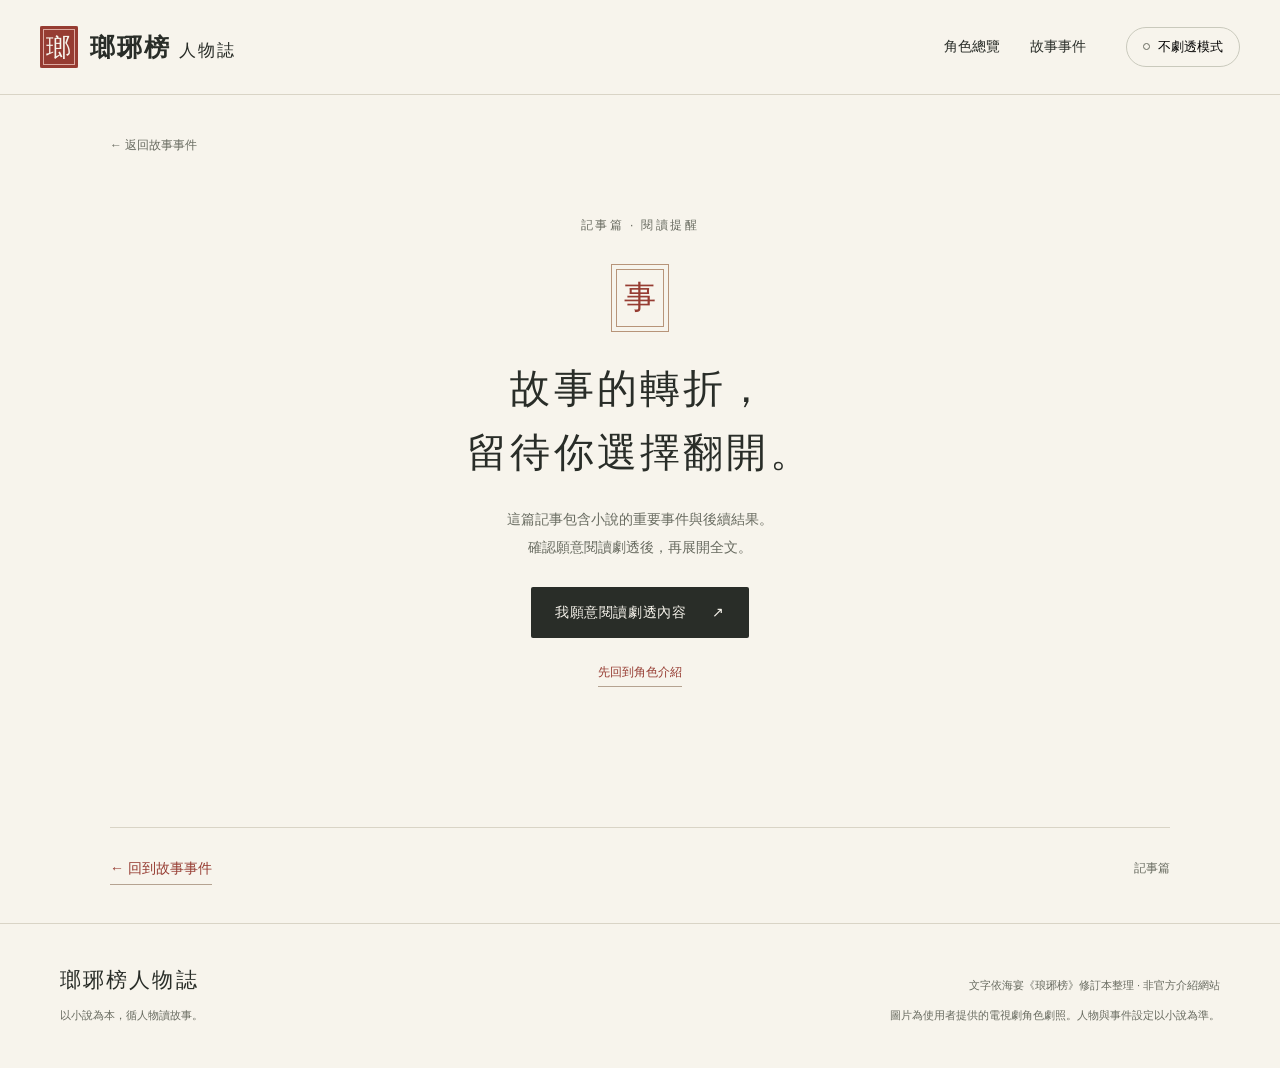
<file: site/events/crown-prince-deposed.html>
<!doctype html>
<html lang="zh-Hant-TW"><head><meta charset="utf-8"><meta name="viewport" content="width=device-width,initial-scale=1"><meta name="color-scheme" content="light"><meta name="description" content="選擇開啟劇透後，閱讀小說故事事件的背景、經過與結果。"><title>故事事件｜瑯琊榜人物誌</title><link rel="icon" href="../assets/favicon.svg" type="image/svg+xml"><link rel="stylesheet" href="../assets/styles.css"><script src="../assets/app.js" defer></script></head>
<body data-page="event" data-spoiler-title="太子被廢｜瑯琊榜人物誌"><a class="skip-link" href="#main">跳至主要內容</a>
<header class="site-header"><div class="header-inner"><a class="brand" href="../index.html" aria-label="瑯琊榜人物誌首頁"><span class="brand-seal" aria-hidden="true">瑯</span><span>瑯琊榜<span class="brand-small">人物誌</span></span></a><nav aria-label="主要導覽"><a href="../index.html#characters">角色總覽</a><a href="../index.html#events">故事事件</a></nav><button class="mode-toggle" type="button" data-global-mode hidden aria-pressed="false"><span class="mode-dot" aria-hidden="true"></span><span data-mode-label>不劇透模式</span></button></div></header>
<main id="main"><div class="wrap article-wrap"><a class="back-link" href="../index.html#events">← 返回故事事件</a><section class="event-page-gate" data-safe-only><span class="eyebrow">記事篇 · 閱讀提醒</span><div class="gate-seal" aria-hidden="true">事</div><h1>故事的轉折，<br>留待你選擇翻開。</h1><p>這篇記事包含小說的重要事件與後續結果。<br>確認願意閱讀劇透後，再展開全文。</p><button class="button primary" type="button" data-set-mode="true" hidden>我願意閱讀劇透內容 <span aria-hidden="true">↗</span></button><a class="text-link" href="../index.html#characters">先回到角色介紹</a></section><details class="spoiler-disclosure" data-spoiler-panel><summary>這篇記事包含劇透，點此展開全文</summary><section class="event-article-hero"><span class="eyebrow">記事篇 · 含全書劇透</span><h1>太子被廢</h1><p>從私炮坊案後的自省，到東宮封禁，再到年底正式廢黜。蕭景宣退出儲位，朝中的競逐也隨之改變。</p><figure><img src="../assets/portraits/xiao-jingxuan.jpg" alt="太子・蕭景宣的電視劇角色劇照" width="600" height="800" style="object-position:50% 20%" fetchpriority="high"><figcaption>太子・蕭景宣 · 電視劇角色劇照</figcaption></figure></section><div class="article-layout"><aside class="reading-aside"><span class="eyebrow">事件脈絡</span><ol class="event-steps"><li>私炮坊案後自省</li><li>東宮遭到封禁</li><li>年底正式廢黜</li></ol><p>依小說先後整理。<br>章名與段落編號<br>列於文末。</p></aside><div class="article-column prose"><h2>事件概述</h2>
<p>太子蕭景宣的失勢，並非在同一場面內完成。小說先寫私炮坊案後的處分，再寫東宮被封禁，最後才於年底以正式旨意廢為獻王、遷謫獻州。自省、幽禁與正式廢黜，是這段故事中的三個不同階段。<a href="#source-E01">來源 E01</a> <a href="#source-E03">來源 E03</a> <a href="#source-E04">來源 E04</a></p>
<h2>背景</h2>
<p>沈追查出太子與戶部樓之敬設立私炮坊牟利，已經上摺請求查封。隨後私炮坊發生爆炸，造成大量死傷。事後，梁帝命太子遷居圭甲宮自省，不准參與朝事。此時他仍保有太子身分，尚未遭到正式廢黜。<a href="#source-E01">來源 E01</a></p>
<h2>主要經過</h2>
<h3>梁帝臨時探望東宮</h3>
<p>壽宴之後，梁帝想起太子與越貴妃近來的憔悴，臨時決定悄悄前往探望。東宮事先沒有得到消息，長信殿內仍有演樂。當時太皇太后喪期未滿半年，身為儲君與嫡系子孫，太子的行為違反國孝與家孝禮制。梁帝聽見樂聲已極為不悅，但原本仍打算退去。<a href="#source-E02">來源 E02</a></p>
<h3>怨言被聽見，東宮遭封禁</h3>
<p>就在梁帝準備離開時，殿內又傳出太子抱怨父皇的聲音。他不滿梁帝扶持譽王與自己相爭，並指責父皇無情多疑。梁帝聽見後震怒，拔出蒙摯的刀，在殿前圓柱留下刀痕，隨後離開。<a href="#source-E03">來源 E03</a></p>
<p>這場東宮驚變之後，梁帝要求封鎖當日消息，並以口諭禁止東宮人等出入，包括太子。此時東宮受到封禁，太子仍未正式遭到廢黜。<a href="#source-E03">來源 E03</a></p>
<h3>年底正式廢黜</h3>
<p>正式旨意直到年底才頒下。第四十三章記載，司天監奏報星象示警，梁帝據此稱太子無德，將蕭景宣廢為獻王，命他離開金陵、謫居獻州。同一道旨意又增加靖王兩顆王珠，使其與譽王同為七珠親王。<a href="#source-E04">來源 E04</a></p>
<h2>直接結果</h2>
<p>太子的退場沒有讓譽王直接取得儲位。譽王見到旨意後震怒；靖王地位的提高，也使朝中的競逐局面發生變化。後文寫到，太子黨官員擔憂未來受到清洗，同時留意靖王崛起對局勢的影響。<a href="#source-E04">來源 E04</a> <a href="#source-E05">來源 E05</a></p>
<section class="related"><span class="eyebrow">故事裡的相逢</span><h2>相關人物</h2><div class="related-list"><span>太子・蕭景宣</span><span>梁帝</span><span>譽王・蕭景桓</span><a href="../characters/xiao-jingyan.html">靖王・蕭景琰 <span aria-hidden="true">↗</span></a></div></section><section class="sources" aria-label="文本依據"><span class="eyebrow">回到小說</span><h2>文本依據</h2><p class="source-hint">以下為介紹內容的核對位置，使用原始章名與段落編號。</p><ol><li id="source-E01"><span class="source-id">E01</span><div><strong>第二十八章〈驚天一震〉</strong><p>私炮坊案的查辦、爆炸及太子遷居圭甲宮自省。</p><span class="paragraph-ids">C028-P0032、C028-P0092</span></div></li><li id="source-E02"><span class="source-id">E02</span><div><strong>第四十一章〈東宮驚變〉</strong><p>梁帝臨時前往探望，發現喪期演樂。</p><span class="paragraph-ids">C041-P0015、C041-P0017、C041-P0035、C041-P0036、C041-P0037、C041-P0038</span></div></li><li id="source-E03"><span class="source-id">E03</span><div><strong>第四十一章〈東宮驚變〉</strong><p>太子怨言被聽見、梁帝震怒，以及口諭封禁東宮。</p><span class="paragraph-ids">C041-P0039、C041-P0040、C041-P0041、C041-P0042、C041-P0043、C041-P0044、C041-P0045、C041-P0046、C041-P0054、C041-P0055、C041-P0056、C041-P0057、C041-P0058</span></div></li><li id="source-E04"><span class="source-id">E04</span><div><strong>第四十三章〈山雨欲來〉</strong><p>年底正式廢太子為獻王、遷謫獻州，並增加靖王王珠。</p><span class="paragraph-ids">C043-P0008、C043-P0009、C043-P0010、C043-P0011、C043-P0012、C043-P0013、C043-P0014、C043-P0015、C043-P0016、C043-P0017</span></div></li><li id="source-E05"><span class="source-id">E05</span><div><strong>第四十六章〈一諾千金〉</strong><p>太子被廢後，太子黨官員對朝局變化的反應。</p><span class="paragraph-ids">C046-P0082</span></div></li></ol></section></div></div></details><noscript><p class="source-hint">可用上方展開項目手動閱讀全文。</p></noscript><div class="article-bottom"><a class="text-link" href="../index.html#events">← 回到故事事件</a><span>記事篇</span></div></div></main>
<footer class="site-footer"><div><a class="footer-brand" href="../index.html">瑯琊榜人物誌</a><p>以小說為本，循人物讀故事。</p></div><div class="footer-note"><p>文字依海宴《琅琊榜》修訂本整理 · 非官方介紹網站</p><p>圖片為使用者提供的電視劇角色劇照。人物與事件設定以小說為準。</p></div></footer><span class="sr-only" data-mode-status aria-live="polite" role="status"></span></body></html>
</file>
<file: site/assets/styles.css>
:root{--paper:#f7f4ec;--paper-deep:#eee9dd;--ink:#292d28;--muted:#686b60;--accent:#963c32;--line:#d9d4c6;--serif:"Noto Serif TC","Source Han Serif TC","PMingLiU","MingLiU",serif;--sans:"Microsoft JhengHei","PingFang TC",sans-serif}
*{box-sizing:border-box}html{scroll-behavior:smooth;scroll-padding-top:100px}body{margin:0;background:var(--paper);color:var(--ink);font-family:var(--sans);font-size:16px;line-height:1.8;-webkit-font-smoothing:antialiased}a{color:inherit;text-decoration:none}button{font:inherit;cursor:pointer}img{max-width:100%;display:block}figure{margin:0}button,a{-webkit-tap-highlight-color:transparent}a:focus-visible,button:focus-visible,summary:focus-visible,details:focus-visible{outline:3px solid var(--accent);outline-offset:5px}button[hidden],[hidden]{display:none!important}.sr-only{position:absolute;width:1px;height:1px;padding:0;margin:-1px;overflow:hidden;clip:rect(0,0,0,0);white-space:nowrap;border:0}.skip-link{position:fixed;left:16px;top:-100px;z-index:100;background:var(--ink);color:white;padding:12px 20px}.skip-link:focus{top:10px}.wrap{width:min(1160px,calc(100% - 96px));margin-inline:auto}
.site-header{border-bottom:1px solid var(--line);background:rgba(247,244,236,.97);position:relative;z-index:10}.header-inner{width:min(1280px,calc(100% - 80px));height:94px;margin:auto;display:flex;align-items:center;gap:40px}.brand{display:flex;align-items:center;gap:12px;font:600 25px var(--serif);letter-spacing:.07em;white-space:nowrap}.brand-seal{display:grid;place-items:center;background:var(--accent);color:var(--paper);width:38px;height:42px;border-radius:2px;font:25px var(--serif);box-shadow:inset 0 0 0 3px var(--accent),inset 0 0 0 4px #ddaaa1}.brand-small{font-size:17px;font-weight:400;letter-spacing:.12em;margin-left:9px}.header-inner nav{display:flex;gap:30px;margin-left:auto;font-size:14px}.header-inner nav a{padding:8px 0;border-bottom:1px solid transparent}.header-inner nav a:hover{color:var(--accent);border-color:var(--accent)}.mode-toggle{border:1px solid #c9c9bc;background:transparent;border-radius:30px;font-size:13px;line-height:1.3;padding:11px 16px;display:flex;gap:8px;align-items:center;white-space:nowrap}.mode-dot{width:7px;height:7px;border:1px solid var(--muted);border-radius:50%;display:inline-block}.mode-toggle[aria-pressed=true]{color:var(--accent);border-color:var(--accent)}.mode-toggle[aria-pressed=true] .mode-dot{background:var(--accent);border-color:var(--accent)}.mode-toggle:hover{background:#ece6d9}
.eyebrow{font-size:12px;letter-spacing:.2em;color:var(--muted);display:block;font-weight:500}.fine-rule{width:38px;height:1px;background:var(--accent);display:inline-block;vertical-align:middle;margin-right:14px}.home-hero{display:grid;grid-template-columns:1.15fr .85fr;align-items:center;gap:70px;padding-top:70px;padding-bottom:86px;min-height:665px}.hero-copy h1{font:500 clamp(44px,5.2vw,70px)/1.4 var(--serif);letter-spacing:.08em;margin:24px 0}.hero-copy h1 span{color:var(--accent)}.hero-intro{color:var(--muted);font-size:15px;line-height:2.05;margin:0 0 28px}.hero-actions{display:flex;gap:27px;align-items:center;flex-wrap:wrap}.button{display:inline-flex;align-items:center;justify-content:center;gap:26px;font-size:14px;padding:13px 23px;border:1px solid transparent;line-height:1.6;letter-spacing:.04em;border-radius:2px;transition:background .2s}.button.primary{background:var(--ink);color:var(--paper)}.button.primary:hover{background:var(--accent)}.button.outline{border-color:var(--accent);color:var(--accent);background:transparent}.button.outline:hover{background:#eaded0}.text-link{font-size:14px;display:inline-flex;align-items:center;gap:17px;color:var(--accent);padding:5px 0;border-bottom:1px solid #b5a391;line-height:1.5}.text-link:hover{border-color:var(--accent)}.reading-note{display:flex;gap:16px;align-items:center;margin-top:38px;color:var(--muted)}.reading-note p{font-size:12px;line-height:1.8;margin:0}.note-mark{font-family:var(--serif);font-size:17px;border:1px solid #bdb5a4;width:30px;height:34px;display:grid;place-items:center}.hero-portrait{position:relative;padding-right:26px}.hero-portrait figure{position:relative;aspect-ratio:4/4.9;background:#c7c8b7;overflow:hidden}.hero-portrait img{height:100%;width:100%;object-fit:cover;filter:saturate(.72)}.hero-portrait figure:after{content:"";position:absolute;inset:40% 0 0;background:linear-gradient(transparent,rgba(20,30,25,.82))}.hero-portrait figcaption{position:absolute;bottom:31px;left:30px;z-index:1;color:#fff7e9}.hero-portrait figcaption span{display:block;font:30px var(--serif);letter-spacing:.15em}.hero-portrait figcaption small{display:block;font-size:11px;margin-top:10px;letter-spacing:.15em}.portrait-edge{writing-mode:vertical-rl;position:absolute;right:-5px;top:0;font:14px var(--serif);letter-spacing:.55em;color:var(--muted)}.portrait-corner{position:absolute;right:8px;bottom:-15px;color:var(--paper);background:var(--accent);padding:5px 10px;font:30px var(--serif);border:4px solid var(--paper)}
.characters-section{padding:45px 0 82px;border-top:1px solid var(--line)}.section-heading{display:flex;align-items:flex-end;justify-content:space-between;margin-bottom:35px;gap:24px}.section-heading h2{font:500 36px/1.4 var(--serif);letter-spacing:.1em;margin:9px 0 0}.section-heading>p{font-size:13px;color:var(--muted);margin:0}.character-grid{display:grid;grid-template-columns:repeat(4,minmax(0,1fr));gap:38px 25px}.character-card{min-width:0;position:relative}.card-photo{position:relative;overflow:hidden;background:#e0ddcf;aspect-ratio:4/4.9}.card-photo img{width:100%;height:100%;object-fit:cover;filter:saturate(.72);transition:transform .45s,filter .45s}.card-photo a{display:block;height:100%}.card-photo a:hover img{transform:scale(1.035);filter:saturate(.94)}.card-number{position:absolute;top:10px;left:12px;color:#fff;mix-blend-mode:normal;text-shadow:0 1px 5px #242824;font:12px Georgia,serif;letter-spacing:.12em}.card-featured{position:absolute;right:0;bottom:0;background:var(--accent);color:var(--paper);font-size:10px;padding:5px 12px;letter-spacing:.12em}.card-heading{display:flex;align-items:baseline;gap:6px;justify-content:space-between;margin-top:15px}.card-heading h3{font:500 22px/1.5 var(--serif);margin:0;letter-spacing:.03em}.card-heading h3 a:hover{color:var(--accent)}.card-label{font-size:10px;color:var(--muted);white-space:nowrap}.character-card>p{font-size:13px;color:#5e6359;line-height:1.9;margin:9px 0 12px;min-height:75px}.card-link{font-size:12px}.card-basic{font-size:11px;color:var(--muted);letter-spacing:.1em;display:inline-block;padding:6px 0}.card-source{border-top:1px solid var(--line);margin-top:12px;font-size:10px;color:var(--muted)}.card-source summary{cursor:pointer;padding:7px 0;list-style-position:inside}.card-source p{font-size:11px;line-height:1.8;margin:0 0 12px;overflow-wrap:anywhere}.catalog-note{text-align:center;color:var(--muted);font-size:12px;letter-spacing:.05em;margin:45px 0 0}.events-section{background:var(--paper-deep);padding:55px 0 66px;border-block:1px solid var(--line)}.section-index{font:46px var(--serif);color:#b0ab99}.event-gate{display:flex;gap:26px;align-items:center;padding:32px 0 10px;border-top:1px solid #cec6b5}.gate-seal{width:58px;height:68px;display:grid;place-items:center;font:32px var(--serif);color:var(--accent);border:1px solid #b79479;box-shadow:inset 0 0 0 4px var(--paper-deep),inset 0 0 0 5px #b79479;flex-shrink:0}.event-gate h3{font:500 24px var(--serif);margin:0 0 12px;letter-spacing:.05em}.event-gate p{font-size:13px;color:var(--muted);margin:0;line-height:1.9}.event-gate>.button{margin-left:auto;flex-shrink:0}.event-card{display:grid;grid-template-columns:240px 1fr;gap:35px;border-top:1px solid #cec6b5;padding-top:26px;margin-top:24px}.event-photo img{width:100%;height:190px;object-fit:cover;filter:saturate(.75)}.event-card h3{font:500 31px var(--serif);letter-spacing:.1em;margin:12px 0}.event-card p{font-size:14px;color:var(--muted);max-width:660px;margin:0 0 18px}.spoiler-disclosure{border:0}.spoiler-disclosure>summary{cursor:pointer;padding:15px 0;color:var(--accent);font-size:14px}.js .spoiler-disclosure>summary{display:none}.spoiler-disclosure:focus{outline-offset:8px}
.article-wrap{max-width:1060px;padding-top:32px}.back-link{font-size:12px;color:var(--muted);display:inline-block;padding:8px 0}.back-link:hover{color:var(--accent)}.profile-hero{display:grid;grid-template-columns:1fr 270px;gap:80px;align-items:center;padding:35px 0 48px;border-bottom:1px solid var(--line)}.profile-hero h1{font:500 64px/1.4 var(--serif);letter-spacing:.12em;margin:17px 0 5px}.profile-subtitle{color:var(--accent);font-size:14px;letter-spacing:.2em;margin:0 0 22px}.profile-summary{font-size:15px;color:var(--muted);max-width:520px;line-height:2}.profile-photo{height:310px;position:relative;margin-bottom:20px}.profile-photo img{width:100%;height:100%;object-fit:cover;filter:saturate(.75)}.profile-photo figcaption{font-size:10px;letter-spacing:.08em;color:var(--muted);padding-top:5px}.mode-tabs{display:inline-flex;border-bottom:1px solid var(--line);gap:16px;margin-top:22px}.mode-tabs button{border:0;border-bottom:2px solid transparent;background:transparent;padding:10px 12px;color:var(--muted);font-size:13px}.mode-tabs button[aria-pressed=true]{color:var(--accent);border-color:var(--accent)}.article-layout{display:grid;grid-template-columns:180px minmax(0,1fr);gap:65px;padding-top:46px}.reading-aside{font-size:12px;color:var(--muted);padding-top:5px}.reading-aside>p,.reading-aside details p{margin-top:15px;line-height:2.1}.aside-rule{width:25px;height:1px;background:#b8b3a4;display:block;margin-top:26px}.article-column{min-width:0}.reading-label{color:#56634e;font-size:12px;letter-spacing:.1em;margin-bottom:23px;display:flex;align-items:center;gap:9px}.reading-label>span{width:6px;height:6px;border:1px solid #56634e;border-radius:50%}.reading-label.is-spoiler{color:var(--accent)}.reading-label.is-spoiler>span{border-color:var(--accent);background:var(--accent)}.prose{font-size:16px;line-height:2.15;overflow-wrap:break-word}.prose h2{font:500 29px/1.55 var(--serif);letter-spacing:.06em;margin:34px 0 18px}.prose h3{font:600 23px/1.6 var(--serif);letter-spacing:.05em;margin:33px 0 13px}.prose p{margin:0 0 20px}.prose a{color:var(--accent);border-bottom:1px solid #d7b9a7;font-size:.85em;white-space:normal}.prose ul{padding-left:1.3em}.prose li{margin:8px 0}.prose strong{font-weight:600}.sources{margin-top:45px;padding-top:32px;border-top:1px solid var(--line)}.sources h2{font-size:25px;margin:8px 0 13px}.source-hint{font-size:12px!important;color:var(--muted);line-height:1.9!important}.sources ol{padding:0;list-style:none;font-size:12px;line-height:1.9}.sources li{display:flex;gap:17px;margin:18px 0;scroll-margin-top:30px}.source-id{font:11px Georgia,serif;color:var(--accent);width:28px;padding-top:4px;flex-shrink:0}.sources li strong{font-weight:500}.sources li p{margin:3px 0;color:var(--muted);font-size:12px}.paragraph-ids{font:10px/1.8 ui-monospace,Consolas,monospace;overflow-wrap:anywhere;color:#77786d}.related{border-top:1px solid var(--line);padding-top:30px;margin-top:36px}.related h2{font-size:25px;margin:7px 0 16px}.related-list{display:flex;gap:10px;flex-wrap:wrap}.related-list>a,.related-list>span{padding:6px 13px;border:1px solid var(--line);font-size:12px;line-height:1.8}.related-list>a{border-color:#c6a598;color:var(--accent)}.related-list>a:hover{background:var(--paper-deep)}.article-bottom{margin-top:60px;padding:25px 0 38px;border-top:1px solid var(--line);display:flex;justify-content:space-between;align-items:center;gap:20px}.article-bottom>span{font-size:12px;color:var(--muted)}
.event-page-gate{padding:50px 0 80px;text-align:center;min-height:580px}.event-page-gate .gate-seal{margin:28px auto 25px;background:var(--paper);box-shadow:inset 0 0 0 4px var(--paper),inset 0 0 0 5px #b79479}.event-page-gate h1{font:500 40px/1.6 var(--serif);letter-spacing:.08em;margin:20px 0}.event-page-gate>p{font-size:14px;line-height:2;color:var(--muted);margin-bottom:26px}.event-page-gate>.text-link{display:table;margin:20px auto 0;font-size:12px}.event-article-hero{text-align:center;padding-top:38px}.event-article-hero h1{font:500 54px/1.5 var(--serif);letter-spacing:.12em;margin:20px 0 12px}.event-article-hero>p{max-width:660px;margin:0 auto 28px;color:var(--muted);font-size:15px;line-height:2}.event-article-hero figure{position:relative;max-width:780px;margin:auto}.event-article-hero figure img{width:100%;height:330px;object-fit:cover;object-position:50% 25%!important;filter:saturate(.7)}.event-article-hero figcaption{text-align:right;font-size:10px;color:var(--muted);padding-top:7px}.event-steps{list-style:none;padding:0;counter-reset:steps;border-left:1px solid var(--line);margin-top:23px}.event-steps li{counter-increment:steps;font-size:12px;margin-bottom:21px;padding-left:16px;position:relative}.event-steps li:before{content:"";width:5px;height:5px;background:var(--accent);position:absolute;left:-3px;top:9px;border-radius:50%}
.site-footer{display:flex;justify-content:space-between;align-items:flex-end;gap:30px;padding:42px max(48px,calc((100vw - 1160px)/2));border-top:1px solid var(--line)}.footer-brand{font:21px var(--serif);letter-spacing:.1em}.site-footer p{font-size:11px;color:var(--muted);line-height:1.9;margin:9px 0 0}.footer-note{text-align:right}
@media(min-width:1600px){.home-hero{gap:110px}.hero-portrait{max-width:450px}}
@media(max-width:1000px){.wrap{width:calc(100% - 64px)}.header-inner{width:calc(100% - 64px);gap:24px}.home-hero{gap:35px}.hero-copy h1{font-size:54px}.character-grid{gap:30px 20px}.card-heading{align-items:flex-start;flex-direction:column;gap:0}.card-heading h3{font-size:21px}.character-card>p{min-height:100px}.event-gate{flex-wrap:wrap}.event-gate>.button{margin-left:84px}.article-layout{grid-template-columns:140px minmax(0,1fr);gap:35px}.profile-hero{gap:40px;grid-template-columns:1fr 235px}}
@media(max-width:760px){.wrap{width:calc(100% - 40px)}.header-inner{width:calc(100% - 40px);height:auto;min-height:90px;gap:10px;flex-wrap:wrap;padding:15px 0 10px}.brand{font-size:22px;gap:8px}.brand-small{font-size:14px;margin-left:6px}.brand-seal{width:30px;height:34px;font-size:22px}.header-inner nav{order:3;width:100%;justify-content:center;border-top:1px solid var(--line);padding-top:3px;margin-top:5px;gap:48px;font-size:12px}.mode-toggle{margin-left:auto;padding:9px 11px;font-size:11px;gap:6px}.home-hero{padding-top:36px;padding-bottom:48px;gap:34px;grid-template-columns:1fr}.hero-copy h1{font-size:48px;line-height:1.35;margin:17px 0}.hero-intro{font-size:13px;line-height:2;margin-bottom:22px}.hero-actions{gap:22px}.reading-note{margin-top:24px}.hero-portrait{width:82%;margin-left:auto;padding-right:22px;max-width:400px}.hero-portrait figure{aspect-ratio:4/4.2}.hero-portrait figcaption{bottom:23px;left:23px}.hero-portrait figcaption span{font-size:26px}.portrait-edge{right:-1px}.characters-section{padding-top:32px;padding-bottom:46px}.section-heading{margin-bottom:25px;align-items:center}.section-heading h2{font-size:29px}.section-heading>p{font-size:11px}.eyebrow{font-size:10px}.character-grid{grid-template-columns:repeat(2,minmax(0,1fr));gap:28px 16px}.card-heading{margin-top:10px}.card-heading h3{font-size:21px}.card-label{font-size:10px}.character-card>p{font-size:12px;line-height:1.9;min-height:0;margin-top:7px}.card-link{font-size:11px;gap:8px}.card-basic{font-size:10px}.card-source{margin-top:8px}.card-photo{aspect-ratio:4/5}.catalog-note{font-size:11px;margin-top:32px}.events-section{padding:34px 0 42px}.section-index{font-size:35px}.event-gate{gap:17px;padding-top:24px;align-items:flex-start}.gate-seal{width:42px;height:52px;font-size:26px}.event-gate>div:nth-child(2){flex:1;min-width:0}.event-gate h3{font-size:21px;margin-top:3px}.event-gate p{font-size:12px}.event-gate p br{display:none}.event-gate>.button{margin-left:59px;font-size:12px;padding:11px 14px;gap:12px}.event-card{grid-template-columns:1fr;gap:20px}.event-photo{max-width:320px}.event-photo img{height:185px}.event-card h3{font-size:27px}.event-card p{font-size:13px}.article-wrap{padding-top:22px}.profile-hero{grid-template-columns:1fr 110px;gap:18px;padding:26px 0 30px;align-items:start}.profile-hero h1{font-size:40px;margin-top:10px}.profile-subtitle{font-size:11px;margin-bottom:12px;letter-spacing:.1em}.profile-summary{font-size:13px;line-height:1.95}.profile-photo{height:165px;margin-top:13px}.profile-photo figcaption{font-size:9px}.mode-tabs{margin-top:10px;gap:8px}.mode-tabs button{font-size:12px;padding:8px 9px}.article-layout{display:block;padding-top:27px}.reading-aside{display:none}.prose{font-size:15px;line-height:2.1}.prose h3{font-size:22px;margin-top:28px}.prose h2{font-size:25px}.sources{margin-top:30px;padding-top:24px}.sources li{gap:12px}.source-id{width:24px}.related h2{font-size:23px}.article-bottom{margin-top:35px;font-size:12px}.article-bottom .text-link{font-size:12px}.event-page-gate{padding:32px 0 45px;min-height:510px}.event-page-gate h1{font-size:30px}.event-page-gate>p{font-size:12px}.event-page-gate>p br{display:none}.event-page-gate>.button{font-size:12px;padding:12px 16px;gap:15px}.event-article-hero{padding-top:25px}.event-article-hero h1{font-size:36px;margin-top:14px}.event-article-hero>p{font-size:13px}.event-article-hero figure img{height:220px}.site-footer{display:block;padding:30px 20px}.footer-brand{font-size:19px}.footer-note{text-align:left;margin-top:20px}.site-footer p{font-size:10px}}
@media(prefers-reduced-motion:reduce){html{scroll-behavior:auto}*{transition:none!important}}
.site-header{position:sticky;top:0}
@media(max-width:760px){html{scroll-padding-top:145px}}
@media print{.site-header,.site-footer,.mode-tabs,.back-link,.article-bottom,.reading-aside{display:none}.wrap{width:100%;max-width:none}.article-layout{display:block}.prose{font-size:12pt}.sources li{break-inside:avoid}}
</file>
